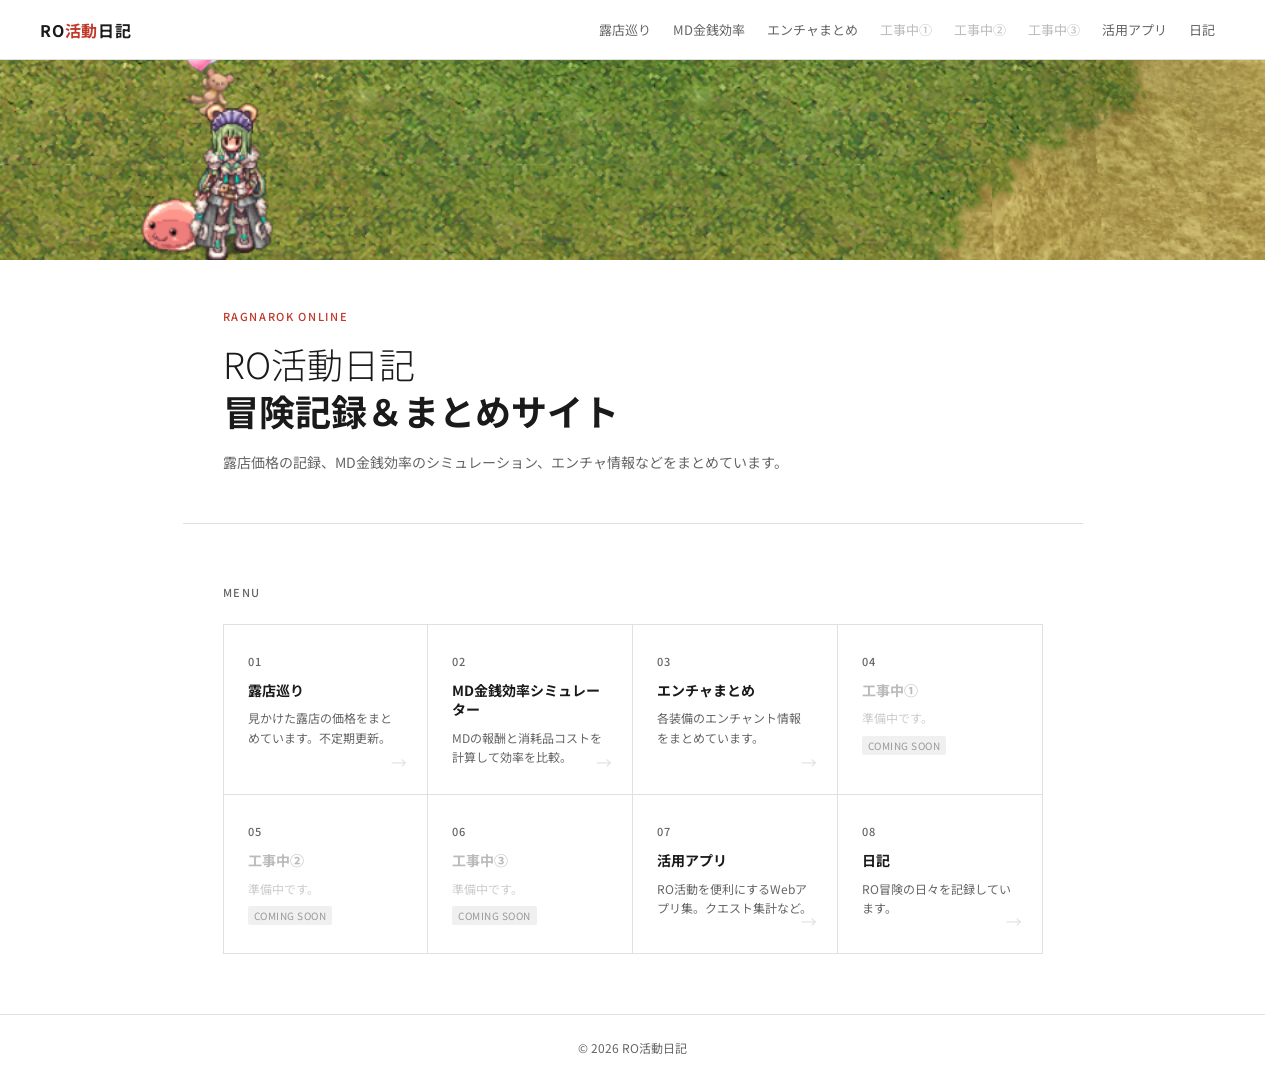
<file: index.html>
<!DOCTYPE html>
<html lang="ja">
<head>
  <meta charset="UTF-8">
  <meta name="viewport" content="width=device-width, initial-scale=1.0">
  <title>RO活動日記</title>
  <link href="https://fonts.googleapis.com/css2?family=Noto+Sans+JP:wght@300;400;500;700&display=swap" rel="stylesheet">
  <link rel="stylesheet" href="style.css">
</head>
<body>

  <header>
    <a class="site-title" href="index.html">RO<span>活動</span>日記</a>
    <nav>
      <a href="bazaar.html">露店巡り</a>
      <a href="md-sim.html">MD金銭効率</a>
      <a href="enchant.html">エンチャまとめ</a>
      <a class="disabled">工事中①</a>
      <a class="disabled">工事中②</a>
      <a class="disabled">工事中③</a>
      <a href="apps.html">活用アプリ</a>
      <a href="diary.html">日記</a>
    </nav>
  </header>

  <div class="hero-image">
    <img src="img/header.png" alt="RO活動日記">
  </div>

  <div class="hero">
    <div class="hero-tag">Ragnarok Online</div>
    <h1>RO活動日記<br><strong>冒険記録＆まとめサイト</strong></h1>
    <p>露店価格の記録、MD金銭効率のシミュレーション、エンチャ情報などをまとめています。</p>
  </div>

  <div class="menu-section">
    <div class="section-label">Menu</div>
    <div class="menu-grid">

      <a class="menu-card" href="bazaar.html">
        <div class="card-number">01</div>
        <div class="card-title">露店巡り</div>
        <div class="card-desc">見かけた露店の価格をまとめています。不定期更新。</div>
        <div class="card-arrow">→</div>
      </a>

      <a class="menu-card" href="md-sim.html">
        <div class="card-number">02</div>
        <div class="card-title">MD金銭効率シミュレーター</div>
        <div class="card-desc">MDの報酬と消耗品コストを計算して効率を比較。</div>
        <div class="card-arrow">→</div>
      </a>

      <a class="menu-card" href="enchant.html">
        <div class="card-number">03</div>
        <div class="card-title">エンチャまとめ</div>
        <div class="card-desc">各装備のエンチャント情報をまとめています。</div>
        <div class="card-arrow">→</div>
      </a>

      <div class="menu-card wip">
        <div class="card-number">04</div>
        <div class="card-title">工事中①</div>
        <div class="card-desc">準備中です。</div>
        <div class="wip-badge">COMING SOON</div>
      </div>

      <div class="menu-card wip">
        <div class="card-number">05</div>
        <div class="card-title">工事中②</div>
        <div class="card-desc">準備中です。</div>
        <div class="wip-badge">COMING SOON</div>
      </div>

      <div class="menu-card wip">
        <div class="card-number">06</div>
        <div class="card-title">工事中③</div>
        <div class="card-desc">準備中です。</div>
        <div class="wip-badge">COMING SOON</div>
      </div>

      <a class="menu-card" href="apps.html">
        <div class="card-number">07</div>
        <div class="card-title">活用アプリ</div>
        <div class="card-desc">RO活動を便利にするWebアプリ集。クエスト集計など。</div>
        <div class="card-arrow">→</div>
      </a>

      <a class="menu-card" href="diary.html">
        <div class="card-number">08</div>
        <div class="card-title">日記</div>
        <div class="card-desc">RO冒険の日々を記録しています。</div>
        <div class="card-arrow">→</div>
      </a>

    </div>
  </div>

  <footer>
    © 2026 RO活動日記
  </footer>

</body>
</html>
</file>
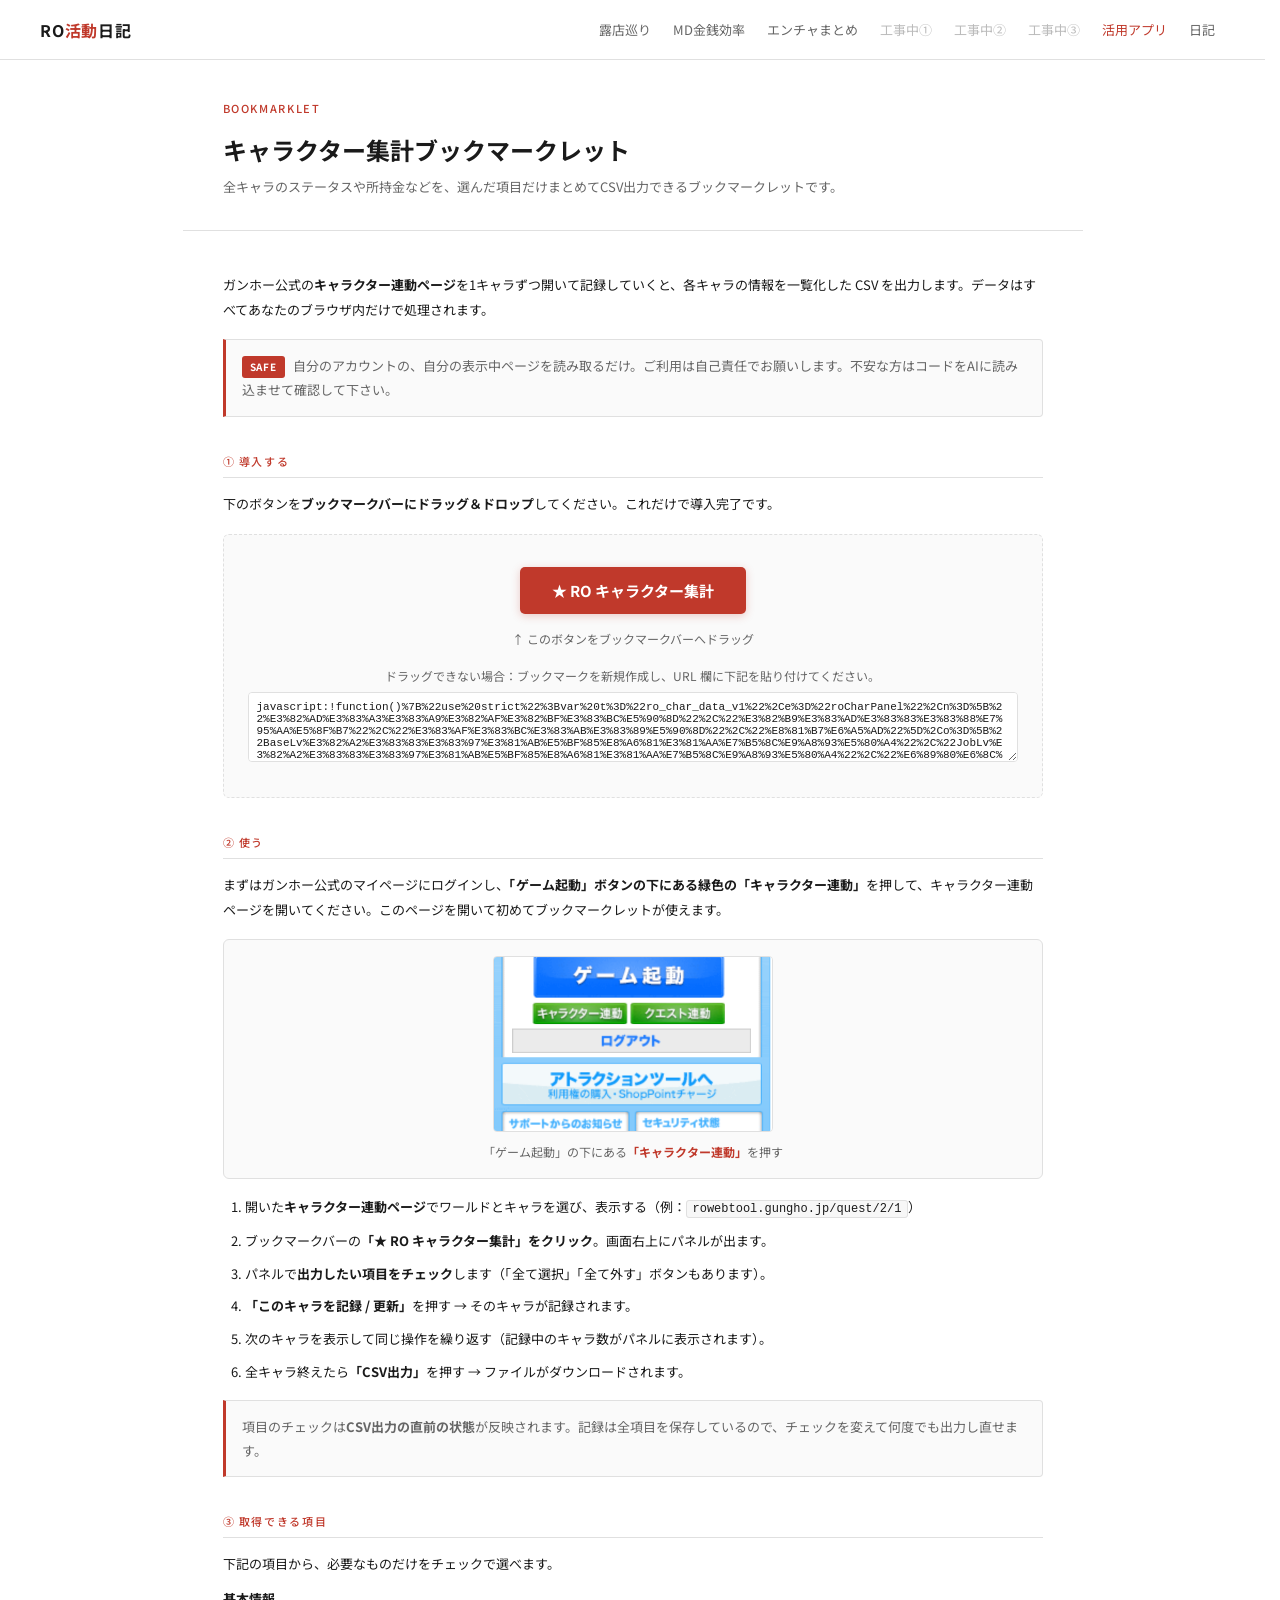
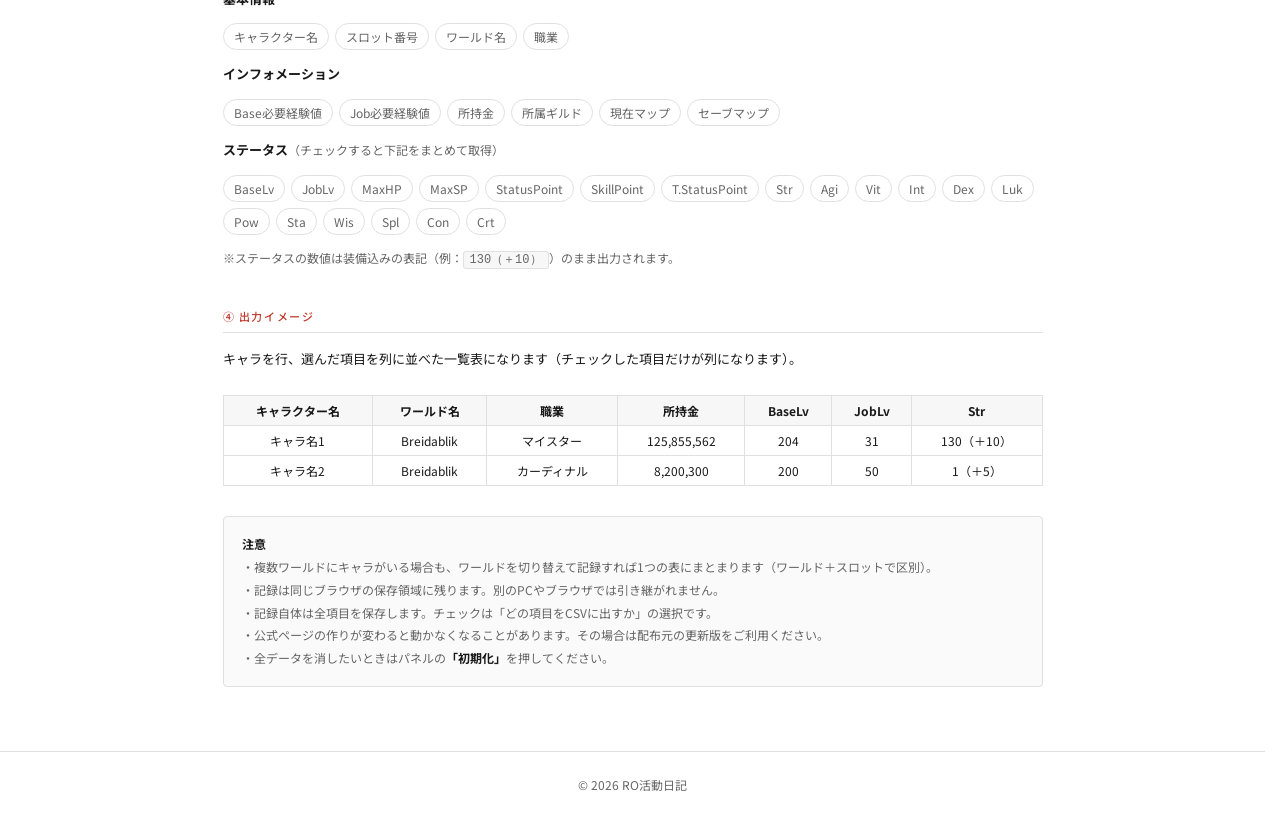
<file: character.html>
<!DOCTYPE html>
<html lang="ja">
<head>
  <meta charset="UTF-8">
  <meta name="viewport" content="width=device-width, initial-scale=1.0">
  <title>キャラクター集計 - RO活動日記</title>
  <link href="https://fonts.googleapis.com/css2?family=Noto+Sans+JP:wght@300;400;500;700&display=swap" rel="stylesheet">
  <link rel="stylesheet" href="style.css">
  <style>
    .page-hero { padding: 40px 40px 32px; max-width: 900px; margin: 0 auto; border-bottom: 1px solid var(--border); }
    .page-hero h1 { font-size: 24px; font-weight: 700; margin-bottom: 8px; }
    .page-hero p  { font-size: 13px; color: var(--text-light); line-height: 1.8; }

    .content { max-width: 900px; margin: 0 auto; padding: 32px 40px 48px; }
    .lead { font-size: 14px; color: var(--text); line-height: 1.9; margin-bottom: 8px; }

    .step-label {
      font-size: 11px; letter-spacing: 0.15em; color: var(--accent);
      text-transform: uppercase; font-weight: 500;
      margin: 36px 0 14px; padding-bottom: 8px; border-bottom: 1px solid var(--border);
    }
    .step-label:first-of-type { margin-top: 24px; }

    .content p { font-size: 13px; color: var(--text); line-height: 1.9; margin: 10px 0; }
    .content strong { font-weight: 700; }
    .content ol { margin: 12px 0; padding-left: 22px; }
    .content ol li { font-size: 13px; line-height: 1.9; margin: 8px 0; }

    code {
      background: #f7f7f7; border: 1px solid var(--border);
      padding: 1px 6px; border-radius: 3px; font-size: 12px;
      font-family: 'SFMono-Regular', Consolas, monospace;
    }

    .note {
      background: var(--card-hover); border: 1px solid var(--border);
      border-left: 3px solid var(--accent);
      padding: 14px 16px; border-radius: 0 4px 4px 0;
      font-size: 13px; line-height: 1.8; color: var(--text-light); margin: 16px 0;
    }
    .badge {
      display: inline-block; background: var(--accent); color: #fff;
      font-size: 10px; font-weight: 700; letter-spacing: 0.08em;
      padding: 2px 8px; border-radius: 3px; margin-right: 8px; vertical-align: middle;
    }
    .warn {
      background: #fafafa; border: 1px solid var(--border);
      padding: 16px 18px; border-radius: 4px;
      font-size: 12px; line-height: 1.9; color: var(--text-light); margin: 16px 0;
    }
    .warn strong { color: var(--text); }

    .install {
      text-align: center; margin: 18px 0;
      background: var(--card-hover); border: 1px dashed var(--border);
      border-radius: 6px; padding: 32px 24px;
    }
    .bm-btn {
      display: inline-block; text-decoration: none; cursor: grab;
      font-size: 15px; font-weight: 700; color: #fff; background: var(--accent);
      border-radius: 5px; padding: 13px 32px;
      box-shadow: 0 2px 8px rgba(192,57,43,0.25);
      transition: transform 0.1s, box-shadow 0.1s;
    }
    .bm-btn:hover { box-shadow: 0 4px 12px rgba(192,57,43,0.35); }
    .bm-btn:active { transform: translateY(2px); box-shadow: 0 1px 4px rgba(192,57,43,0.25); }
    .hint { font-size: 12px; color: var(--text-light); margin-top: 16px; }

    .fallback { margin-top: 20px; font-size: 12px; color: var(--text-light); }
    .fallback textarea {
      width: 100%; height: 70px; margin-top: 8px; font-size: 11px;
      font-family: 'SFMono-Regular', Consolas, monospace;
      border: 1px solid var(--border); border-radius: 4px; padding: 8px;
      background: #fff; color: var(--text); resize: vertical;
    }

    .figure {
      margin: 16px 0; padding: 16px;
      background: var(--card-hover); border: 1px solid var(--border);
      border-radius: 6px; text-align: center;
    }
    .figure img {
      max-width: 280px; width: 100%; height: auto;
      border: 1px solid var(--border); border-radius: 4px; display: block; margin: 0 auto;
    }
    .figure figcaption { font-size: 12px; color: var(--text-light); line-height: 1.7; margin-top: 10px; }
    .figure figcaption strong { color: var(--accent); font-weight: 700; }

    /* 取得項目の一覧表示 */
    .fields { display: flex; flex-wrap: wrap; gap: 6px; margin: 12px 0; }
    .field-chip {
      font-size: 12px; padding: 4px 10px; border: 1px solid var(--border);
      border-radius: 20px; background: #fff; color: var(--text-light);
    }

    table.demo { width: 100%; border-collapse: collapse; margin: 14px 0; font-size: 12px; }
    table.demo th, table.demo td { border: 1px solid var(--border); padding: 6px 9px; text-align: center; white-space: nowrap; }
    table.demo th { background: #f7f7f7; font-weight: 700; }
    .demo-wrap { overflow-x: auto; }

    @media (max-width: 768px) {
      .page-hero { padding: 24px 20px; }
      .content { padding: 24px 20px 40px; }
    }
  </style>
</head>
<body>

  <header>
    <a class="site-title" href="index.html">RO<span>活動</span>日記</a>
    <nav>
      <a href="bazaar.html">露店巡り</a>
      <a href="md-sim.html">MD金銭効率</a>
      <a href="enchant.html">エンチャまとめ</a>
      <a class="disabled">工事中①</a>
      <a class="disabled">工事中②</a>
      <a class="disabled">工事中③</a>
      <a href="apps.html" style="color:var(--accent)">活用アプリ</a>
      <a href="diary.html">日記</a>
    </nav>
  </header>

  <div class="page-hero">
    <div class="hero-tag">Bookmarklet</div>
    <h1>キャラクター集計ブックマークレット</h1>
    <p>全キャラのステータスや所持金などを、選んだ項目だけまとめてCSV出力できるブックマークレットです。</p>
  </div>

  <div class="content">

    <p class="lead">ガンホー公式の<strong>キャラクター連動ページ</strong>を1キャラずつ開いて記録していくと、各キャラの情報を一覧化した CSV を出力します。データはすべてあなたのブラウザ内だけで処理されます。</p>

    <div class="note">
      <span class="badge">SAFE</span>自分のアカウントの、自分の表示中ページを読み取るだけ。ご利用は自己責任でお願いします。不安な方はコードをAIに読み込ませて確認して下さい。
    </div>

    <div class="step-label">① 導入する</div>
    <p>下のボタンを<strong>ブックマークバーにドラッグ＆ドロップ</strong>してください。これだけで導入完了です。</p>
    <div class="install">
      <a class="bm-btn" href="javascript:!function()%7B%22use%20strict%22%3Bvar%20t%3D%22ro_char_data_v1%22%2Ce%3D%22roCharPanel%22%2Cn%3D%5B%22%E3%82%AD%E3%83%A3%E3%83%A9%E3%82%AF%E3%82%BF%E3%83%BC%E5%90%8D%22%2C%22%E3%82%B9%E3%83%AD%E3%83%83%E3%83%88%E7%95%AA%E5%8F%B7%22%2C%22%E3%83%AF%E3%83%BC%E3%83%AB%E3%83%89%E5%90%8D%22%2C%22%E8%81%B7%E6%A5%AD%22%5D%2Co%3D%5B%22BaseLv%E3%82%A2%E3%83%83%E3%83%97%E3%81%AB%E5%BF%85%E8%A6%81%E3%81%AA%E7%B5%8C%E9%A8%93%E5%80%A4%22%2C%22JobLv%E3%82%A2%E3%83%83%E3%83%97%E3%81%AB%E5%BF%85%E8%A6%81%E3%81%AA%E7%B5%8C%E9%A8%93%E5%80%A4%22%2C%22%E6%89%80%E6%8C%81%E9%87%91%22%2C%22%E6%89%80%E5%B1%9E%E3%82%AE%E3%83%AB%E3%83%89%22%2C%22%E7%8F%BE%E5%9C%A8%E3%83%9E%E3%83%83%E3%83%97%22%2C%22%E3%82%BB%E3%83%BC%E3%83%96%E3%83%9E%E3%83%83%E3%83%97%22%5D%2Ca%3D%5B%22BaseLv%22%2C%22JobLv%22%2C%22MaxHP%22%2C%22MaxSP%22%2C%22StatusPoint%22%2C%22SkillPoint%22%2C%22T.StatusPoint%22%2C%22Str%22%2C%22Agi%22%2C%22Vit%22%2C%22Int%22%2C%22Dex%22%2C%22Luk%22%2C%22Pow%22%2C%22Sta%22%2C%22Wis%22%2C%22Spl%22%2C%22Con%22%2C%22Crt%22%5D%3Bfunction%20r()%7Btry%7Bvar%20e%3DlocalStorage.getItem(t)%3Breturn%20e%3FJSON.parse(e)%3A%7B%7D%7Dcatch(t)%7Breturn%7B%7D%7D%7Dfunction%20i(t)%7Breturn%20String(t).replace(%2F%5B%26%3C%3E%22%5D%2Fg%2Cfunction(t)%7Breturn%7B%22%26%22%3A%22%26amp%3B%22%2C%22%3C%22%3A%22%26lt%3B%22%2C%22%3E%22%3A%22%26gt%3B%22%2C'%22'%3A%22%26quot%3B%22%7D%5Bt%5D%7D)%7Dfunction%20c(t)%7Breturn%20t%3DString(null%3D%3Dt%3F%22%22%3At)%2C%2F%5B%22%2C%5Cn%5D%2F.test(t)%3F'%22'%2Bt.replace(%2F%22%2Fg%2C'%22%22')%2B'%22'%3At%7Dfunction%20s()%7Bvar%20e%3Dfunction()%7Bvar%20t%3D%7Bbase%3A%7B%7D%2Cinfo%3A%7B%7D%2Cstatus%3A%7B%7D%7D%3Bfunction%20e(t%2Ce)%7Bvar%20n%3Ddocument.querySelector(t)%3Bn%26%26n.querySelectorAll(%22tr%22).forEach(function(t)%7Bfor(var%20n%3Dt.children%2Co%3D0%3Bo%3Cn.length-1%3Bo%2B%2B)if(%22TH%22%3D%3D%3Dn%5Bo%5D.tagName%26%26%22TD%22%3D%3D%3Dn%5Bo%2B1%5D.tagName)%7Bvar%20a%3Dn%5Bo%5D.textContent.trim()%2Cr%3Dn%5Bo%2B1%5D.textContent.trim()%3Ba%26%26(e%5Ba%5D%3Dr)%2Co%2B%2B%7D%7D)%7Dreturn%20e(%22section.userDate%20.base%22%2Ct.base)%2Ce(%22section.userDate%20.info%22%2Ct.info)%2Ce(%22section.userDate%20.status%22%2Ct.status)%2Ct%7D()%2Cn%3De.base%5B%22%E3%82%AD%E3%83%A3%E3%83%A9%E3%82%AF%E3%82%BF%E3%83%BC%E5%90%8D%22%5D%3Bif(n)%7Bvar%20o%3Dr()%3Bo%5Bfunction(t)%7Bvar%20e%3Dlocation.pathname.match(%2F%5C%2F(%5Cd%2B)%5C%2F(%5Cd%2B)%2F)%3Breturn(e%3Fe%5B1%5D%3A%22%22)%2B%22%2F%22%2B(e%3Fe%5B2%5D%3At.base%5B%22%E3%82%B9%E3%83%AD%E3%83%83%E3%83%88%E7%95%AA%E5%8F%B7%22%5D%7C%7C%22%22)%7D(e)%5D%3D%7Bbase%3Ae.base%2Cinfo%3Ae.info%2Cstatus%3Ae.status%2CcapturedAt%3A(new%20Date).toISOString()%7D%2Cfunction(e)%7Btry%7BlocalStorage.setItem(t%2CJSON.stringify(e))%7Dcatch(t)%7Balert(%22%E4%BF%9D%E5%AD%98%E3%81%AB%E5%A4%B1%E6%95%97%E3%81%97%E3%81%BE%E3%81%97%E3%81%9F%3A%20%22%2Bt.message)%7D%7D(o)%2Cm(%22%E3%80%8C%22%2Bn%2B%22%E3%80%8D%E3%82%92%E8%A8%98%E9%8C%B2%E3%81%97%E3%81%BE%E3%81%97%E3%81%9F%22)%7Delse%20alert(%22%E3%82%AD%E3%83%A3%E3%83%A9%E3%82%AF%E3%82%BF%E3%83%BC%E6%83%85%E5%A0%B1%E3%81%8C%E8%A6%8B%E3%81%A4%E3%81%8B%E3%82%8A%E3%81%BE%E3%81%9B%E3%82%93%E3%81%A7%E3%81%97%E3%81%9F%E3%80%82%5Cn%E3%82%AD%E3%83%A3%E3%83%A9%E3%82%AF%E3%82%BF%E3%83%BC%E9%80%A3%E5%8B%95%E3%83%9A%E3%83%BC%E3%82%B8%E3%82%92%E9%96%8B%E3%81%84%E3%81%A6%E3%81%8B%E3%82%89%E5%AE%9F%E8%A1%8C%E3%81%97%E3%81%A6%E3%81%8F%E3%81%A0%E3%81%95%E3%81%84%E3%80%82%22)%7Dfunction%20u()%7Bvar%20t%3Dr()%2Ce%3DObject.keys(t)%3Bif(0%3D%3D%3De.length)return%20alert(%22%E3%81%BE%E3%81%A0%E8%A8%98%E9%8C%B2%E3%81%8C%E3%81%82%E3%82%8A%E3%81%BE%E3%81%9B%E3%82%93%E3%80%82%22)%2Cnull%3Bvar%20i%3Dfunction()%7Bvar%20t%3D%7Bbase%3A%5B%5D%2Cinfo%3A%5B%5D%2Cstatus%3A!1%7D%3Bn.forEach(function(e)%7Bvar%20n%3Ddocument.getElementById(%22rc_b_%22%2Be)%3Bn%26%26n.checked%26%26t.base.push(e)%7D)%2Co.forEach(function(e)%7Bvar%20n%3Ddocument.getElementById(%22rc_i_%22%2Be)%3Bn%26%26n.checked%26%26t.info.push(e)%7D)%3Bvar%20e%3Ddocument.getElementById(%22rc_status%22)%3Breturn%20t.status%3D!!e%26%26e.checked%2Ct%7D()%2Cs%3D%5B%5D%3Bif(i.base.forEach(function(t)%7Bs.push(t)%7D)%2Ci.info.forEach(function(t)%7Bs.push(t)%7D)%2Ci.status%26%26a.forEach(function(t)%7Bs.push(t)%7D)%2C0%3D%3D%3Ds.length)return%20alert(%22%E5%87%BA%E5%8A%9B%E3%81%99%E3%82%8B%E9%A0%85%E7%9B%AE%E3%81%8C%E9%81%B8%E6%8A%9E%E3%81%95%E3%82%8C%E3%81%A6%E3%81%84%E3%81%BE%E3%81%9B%E3%82%93%E3%80%82%22)%2Cnull%3Bvar%20u%3D%5Bs.map(c).join(%22%2C%22)%5D%3Breturn%20e.forEach(function(e)%7Bvar%20n%3Dt%5Be%5D%2Co%3D%5B%5D%3Bi.base.forEach(function(t)%7Bo.push(n.base%5Bt%5D%7C%7C%22%22)%7D)%2Ci.info.forEach(function(t)%7Bo.push(n.info%5Bt%5D%7C%7C%22%22)%7D)%2Ci.status%26%26a.forEach(function(t)%7Bo.push(n.status%5Bt%5D%7C%7C%22%22)%7D)%2Cu.push(o.map(c).join(%22%2C%22))%7D)%2Cu.join(%22%5Cr%5Cn%22)%7Dfunction%20d()%7Bvar%20t%3Du()%3Bif(null!%3D%3Dt)%7Bvar%20e%3D(new%20Date).toISOString().slice(0%2C10)%2Cn%3Dnew%20Blob(%5B%22%5Cufeff%22%2Ct%5D%2C%7Btype%3A%22text%2Fcsv%3Bcharset%3Dutf-8%22%7D)%2Co%3DURL.createObjectURL(n)%2Ca%3Ddocument.createElement(%22a%22)%3Ba.href%3Do%2Ca.download%3D%22ro_char_%22%2Be%2B%22.csv%22%2Cdocument.body.appendChild(a)%2Ca.click()%2CsetTimeout(function()%7Bdocument.body.removeChild(a)%2CURL.revokeObjectURL(o)%7D%2C100)%7D%7Dfunction%20l()%7Bconfirm(%22%E8%A8%98%E9%8C%B2%E3%81%97%E3%81%9F%E5%85%A8%E3%82%AD%E3%83%A3%E3%83%A9%E3%81%AE%E3%83%87%E3%83%BC%E3%82%BF%E3%82%92%E6%B6%88%E5%8E%BB%E3%81%97%E3%81%BE%E3%81%99%E3%80%82%E3%82%88%E3%82%8D%E3%81%97%E3%81%84%E3%81%A7%E3%81%99%E3%81%8B%EF%BC%9F%22)%26%26(localStorage.removeItem(t)%2Cm(%22%E8%A8%98%E9%8C%B2%E3%82%92%E3%81%99%E3%81%B9%E3%81%A6%E5%88%9D%E6%9C%9F%E5%8C%96%E3%81%97%E3%81%BE%E3%81%97%E3%81%9F%22))%7Dfunction%20p(t%2Ce)%7Breturn%22width%3A100%25%3Bpadding%3A7px%200%3Bborder%3Anone%3Bborder-radius%3A6px%3Bcursor%3Apointer%3Bfont-weight%3Abold%3Bfont-size%3A12px%3Bbackground%3A%22%2Bt%2B%22%3Bcolor%3A%22%2Be%2B%22%3B%22%7Dfunction%20f(t%2Ce%2Cn)%7Breturn'%3Clabel%20style%3D%22display%3Ablock%3Bfont-size%3A12px%3Bpadding%3A2px%200%3Bcursor%3Apointer%3B%22%3E%3Cinput%20type%3D%22checkbox%22%20id%3D%22'%2Bt%2B'%22'%2B(n%3F%22%20checked%22%3A%22%22)%2B'%20style%3D%22margin-right%3A6px%3Bvertical-align%3Amiddle%3B%22%3E'%2Bi(e)%2B%22%3C%2Flabel%3E%22%7Dfunction%20m(t)%7Bvar%20a%3Dr()%2Cc%3DObject.keys(a)%2Cu%3Ddocument.getElementById(e)%3Bu%26%26u.remove()%3Bvar%20m%3Ddocument.createElement(%22div%22)%3Bm.id%3De%2Cm.style.cssText%3D%5B%22position%3Afixed%22%2C%22top%3A12px%22%2C%22right%3A12px%22%2C%22z-index%3A999999%22%2C%22width%3A300px%22%2C%22max-height%3A90vh%22%2C%22overflow%3Aauto%22%2C%22background%3A%231a1410%22%2C%22color%3A%23f3e9d8%22%2C%22border%3A1px%20solid%20%23c9a25a%22%2C%22border-radius%3A10px%22%2C%22box-shadow%3A0%208px%2028px%20rgba(0%2C0%2C0%2C.45)%22%2C'font-family%3A%22Hiragino%20Kaku%20Gothic%20ProN%22%2Csystem-ui%2Csans-serif'%2C%22font-size%3A13px%22%5D.join(%22%3B%22)%3Bvar%20g%3Dc.map(function(t)%7Bvar%20e%3Da%5Bt%5D%3Breturn'%3Cli%20style%3D%22padding%3A2px%200%3Bborder-bottom%3A1px%20dotted%20%234a3c28%22%3E%3Cb%3E'%2Bi(e.base%5B%22%E3%82%AD%E3%83%A3%E3%83%A9%E3%82%AF%E3%82%BF%E3%83%BC%E5%90%8D%22%5D%7C%7C%22%3F%22)%2B'%3C%2Fb%3E%20%3Cspan%20style%3D%22opacity%3A.7%22%3E'%2Bi(e.base%5B%22%E3%83%AF%E3%83%BC%E3%83%AB%E3%83%89%E5%90%8D%22%5D%7C%7C%22%22)%2B%22%3C%2Fspan%3E%3C%2Fli%3E%22%7D).join(%22%22)%2Cv%3Dn.map(function(t)%7Breturn%20f(%22rc_b_%22%2Bt%2Ct%2C!0)%7D).join(%22%22)%2Cx%3Do.map(function(t)%7Breturn%20f(%22rc_i_%22%2Bt%2Ct%2C!0)%7D).join(%22%22)%2Ch%3Df(%22rc_status%22%2C%22%E3%82%B9%E3%83%86%E3%83%BC%E3%82%BF%E3%82%B9%EF%BC%88BaseLv%E3%80%9CCrt%EF%BC%89%22%2C!0)%3Bm.innerHTML%3D'%3Cdiv%20style%3D%22background%3A%232a1f15%3Bpadding%3A8px%2012px%3Bfont-weight%3Abold%3Bborder-bottom%3A1px%20solid%20%23c9a25a%3Bdisplay%3Aflex%3Bjustify-content%3Aspace-between%3Balign-items%3Acenter%22%3E%3Cspan%3ERO%20%E3%82%AD%E3%83%A3%E3%83%A9%E3%82%AF%E3%82%BF%E3%83%BC%E9%9B%86%E8%A8%88%3C%2Fspan%3E%3Cspan%20id%3D%22rcClose%22%20style%3D%22cursor%3Apointer%3Bopacity%3A.7%22%3E%C3%97%3C%2Fspan%3E%3C%2Fdiv%3E%3Cdiv%20style%3D%22padding%3A10px%2012px%22%3E'%2B(t%3F'%3Cdiv%20style%3D%22background%3A%233a2e1c%3Bborder-radius%3A6px%3Bpadding%3A6px%208px%3Bmargin-bottom%3A8px%3Bfont-size%3A12px%22%3E'%2Bi(t)%2B%22%3C%2Fdiv%3E%22%3A%22%22)%2B'%3Cdiv%20style%3D%22margin-bottom%3A8px%22%3E%E8%A8%98%E9%8C%B2%E4%B8%AD%EF%BC%9A%3Cb%3E'%2Bc.length%2B'%3C%2Fb%3E%20%E3%82%AD%E3%83%A3%E3%83%A9%3C%2Fdiv%3E%3Cul%20style%3D%22list-style%3Anone%3Bmargin%3A0%200%2010px%3Bpadding%3A0%3Bmax-height%3A90px%3Boverflow%3Aauto%3Bfont-size%3A12px%22%3E'%2Bg%2B'%3C%2Ful%3E%3Cbutton%20id%3D%22rcCap%22%20style%3D%22'%2Bp(%22%23c9a25a%22%2C%22%231a1410%22)%2B'%22%3E%E3%81%93%E3%81%AE%E3%82%AD%E3%83%A3%E3%83%A9%E3%82%92%E8%A8%98%E9%8C%B2%20%2F%20%E6%9B%B4%E6%96%B0%3C%2Fbutton%3E%3Cbutton%20id%3D%22rcCsv%22%20style%3D%22'%2Bp(%22%235a7d4a%22%2C%22%23fff%22)%2B'margin-top%3A6px%22%3ECSV%E5%87%BA%E5%8A%9B%3C%2Fbutton%3E%3Cdiv%20style%3D%22background%3A%23241b13%3Bborder%3A1px%20solid%20%234a3c28%3Bborder-radius%3A6px%3Bpadding%3A8px%2010px%3Bmargin%3A8px%200%22%3E%3Cdiv%20style%3D%22opacity%3A.6%3Bfont-size%3A11px%3Bmargin-bottom%3A4px%22%3E%E5%9F%BA%E6%9C%AC%E6%83%85%E5%A0%B1%3C%2Fdiv%3E'%2Bv%2B'%3Cdiv%20style%3D%22opacity%3A.6%3Bfont-size%3A11px%3Bmargin%3A6px%200%204px%22%3E%E3%82%A4%E3%83%B3%E3%83%95%E3%82%A9%E3%83%A1%E3%83%BC%E3%82%B7%E3%83%A7%E3%83%B3%3C%2Fdiv%3E'%2Bx%2B'%3Cdiv%20style%3D%22opacity%3A.6%3Bfont-size%3A11px%3Bmargin%3A6px%200%204px%22%3E%E3%82%B9%E3%83%86%E3%83%BC%E3%82%BF%E3%82%B9%3C%2Fdiv%3E'%2Bh%2B'%3C%2Fdiv%3E%3Cdiv%20style%3D%22display%3Aflex%3Bgap%3A6px%3Bmargin-bottom%3A6px%22%3E%3Cbutton%20id%3D%22rcAll%22%20style%3D%22'%2Bp(%22%235a7d4a%22%2C%22%23fff%22)%2B'%22%3E%E5%85%A8%E3%81%A6%E9%81%B8%E6%8A%9E%3C%2Fbutton%3E%3Cbutton%20id%3D%22rcNone%22%20style%3D%22'%2Bp(%22%237d4a4a%22%2C%22%23fff%22)%2B'%22%3E%E5%85%A8%E3%81%A6%E5%A4%96%E3%81%99%3C%2Fbutton%3E%3C%2Fdiv%3E%3Cbutton%20id%3D%22rcReset%22%20style%3D%22'%2Bp(%22%237d4a4a%22%2C%22%23fff%22)%2B'%22%3E%E5%88%9D%E6%9C%9F%E5%8C%96%3C%2Fbutton%3E%3C%2Fdiv%3E'%2Cdocument.body.appendChild(m)%2Cdocument.getElementById(%22rcClose%22).onclick%3Dfunction()%7Bm.remove()%7D%2Cdocument.getElementById(%22rcCap%22).onclick%3Ds%2Cdocument.getElementById(%22rcCsv%22).onclick%3Dd%2Cdocument.getElementById(%22rcReset%22).onclick%3Dl%2Cdocument.getElementById(%22rcAll%22).onclick%3Dfunction()%7Bb(!0)%7D%2Cdocument.getElementById(%22rcNone%22).onclick%3Dfunction()%7Bb(!1)%7D%7Dfunction%20b(t)%7Bn.forEach(function(e)%7Bvar%20n%3Ddocument.getElementById(%22rc_b_%22%2Be)%3Bn%26%26(n.checked%3Dt)%7D)%2Co.forEach(function(e)%7Bvar%20n%3Ddocument.getElementById(%22rc_i_%22%2Be)%3Bn%26%26(n.checked%3Dt)%7D)%3Bvar%20e%3Ddocument.getElementById(%22rc_status%22)%3Be%26%26(e.checked%3Dt)%7Dm(%22%22)%7D()%3B">★ RO キャラクター集計</a>
      <div class="hint">↑ このボタンをブックマークバーへドラッグ</div>
      <div class="fallback">
        ドラッグできない場合：ブックマークを新規作成し、URL 欄に下記を貼り付けてください。
        <textarea readonly onclick="this.select()">javascript:!function()%7B%22use%20strict%22%3Bvar%20t%3D%22ro_char_data_v1%22%2Ce%3D%22roCharPanel%22%2Cn%3D%5B%22%E3%82%AD%E3%83%A3%E3%83%A9%E3%82%AF%E3%82%BF%E3%83%BC%E5%90%8D%22%2C%22%E3%82%B9%E3%83%AD%E3%83%83%E3%83%88%E7%95%AA%E5%8F%B7%22%2C%22%E3%83%AF%E3%83%BC%E3%83%AB%E3%83%89%E5%90%8D%22%2C%22%E8%81%B7%E6%A5%AD%22%5D%2Co%3D%5B%22BaseLv%E3%82%A2%E3%83%83%E3%83%97%E3%81%AB%E5%BF%85%E8%A6%81%E3%81%AA%E7%B5%8C%E9%A8%93%E5%80%A4%22%2C%22JobLv%E3%82%A2%E3%83%83%E3%83%97%E3%81%AB%E5%BF%85%E8%A6%81%E3%81%AA%E7%B5%8C%E9%A8%93%E5%80%A4%22%2C%22%E6%89%80%E6%8C%81%E9%87%91%22%2C%22%E6%89%80%E5%B1%9E%E3%82%AE%E3%83%AB%E3%83%89%22%2C%22%E7%8F%BE%E5%9C%A8%E3%83%9E%E3%83%83%E3%83%97%22%2C%22%E3%82%BB%E3%83%BC%E3%83%96%E3%83%9E%E3%83%83%E3%83%97%22%5D%2Ca%3D%5B%22BaseLv%22%2C%22JobLv%22%2C%22MaxHP%22%2C%22MaxSP%22%2C%22StatusPoint%22%2C%22SkillPoint%22%2C%22T.StatusPoint%22%2C%22Str%22%2C%22Agi%22%2C%22Vit%22%2C%22Int%22%2C%22Dex%22%2C%22Luk%22%2C%22Pow%22%2C%22Sta%22%2C%22Wis%22%2C%22Spl%22%2C%22Con%22%2C%22Crt%22%5D%3Bfunction%20r()%7Btry%7Bvar%20e%3DlocalStorage.getItem(t)%3Breturn%20e%3FJSON.parse(e)%3A%7B%7D%7Dcatch(t)%7Breturn%7B%7D%7D%7Dfunction%20i(t)%7Breturn%20String(t).replace(%2F%5B%26%3C%3E%22%5D%2Fg%2Cfunction(t)%7Breturn%7B%22%26%22%3A%22%26amp%3B%22%2C%22%3C%22%3A%22%26lt%3B%22%2C%22%3E%22%3A%22%26gt%3B%22%2C'%22'%3A%22%26quot%3B%22%7D%5Bt%5D%7D)%7Dfunction%20c(t)%7Breturn%20t%3DString(null%3D%3Dt%3F%22%22%3At)%2C%2F%5B%22%2C%5Cn%5D%2F.test(t)%3F'%22'%2Bt.replace(%2F%22%2Fg%2C'%22%22')%2B'%22'%3At%7Dfunction%20s()%7Bvar%20e%3Dfunction()%7Bvar%20t%3D%7Bbase%3A%7B%7D%2Cinfo%3A%7B%7D%2Cstatus%3A%7B%7D%7D%3Bfunction%20e(t%2Ce)%7Bvar%20n%3Ddocument.querySelector(t)%3Bn%26%26n.querySelectorAll(%22tr%22).forEach(function(t)%7Bfor(var%20n%3Dt.children%2Co%3D0%3Bo%3Cn.length-1%3Bo%2B%2B)if(%22TH%22%3D%3D%3Dn%5Bo%5D.tagName%26%26%22TD%22%3D%3D%3Dn%5Bo%2B1%5D.tagName)%7Bvar%20a%3Dn%5Bo%5D.textContent.trim()%2Cr%3Dn%5Bo%2B1%5D.textContent.trim()%3Ba%26%26(e%5Ba%5D%3Dr)%2Co%2B%2B%7D%7D)%7Dreturn%20e(%22section.userDate%20.base%22%2Ct.base)%2Ce(%22section.userDate%20.info%22%2Ct.info)%2Ce(%22section.userDate%20.status%22%2Ct.status)%2Ct%7D()%2Cn%3De.base%5B%22%E3%82%AD%E3%83%A3%E3%83%A9%E3%82%AF%E3%82%BF%E3%83%BC%E5%90%8D%22%5D%3Bif(n)%7Bvar%20o%3Dr()%3Bo%5Bfunction(t)%7Bvar%20e%3Dlocation.pathname.match(%2F%5C%2F(%5Cd%2B)%5C%2F(%5Cd%2B)%2F)%3Breturn(e%3Fe%5B1%5D%3A%22%22)%2B%22%2F%22%2B(e%3Fe%5B2%5D%3At.base%5B%22%E3%82%B9%E3%83%AD%E3%83%83%E3%83%88%E7%95%AA%E5%8F%B7%22%5D%7C%7C%22%22)%7D(e)%5D%3D%7Bbase%3Ae.base%2Cinfo%3Ae.info%2Cstatus%3Ae.status%2CcapturedAt%3A(new%20Date).toISOString()%7D%2Cfunction(e)%7Btry%7BlocalStorage.setItem(t%2CJSON.stringify(e))%7Dcatch(t)%7Balert(%22%E4%BF%9D%E5%AD%98%E3%81%AB%E5%A4%B1%E6%95%97%E3%81%97%E3%81%BE%E3%81%97%E3%81%9F%3A%20%22%2Bt.message)%7D%7D(o)%2Cm(%22%E3%80%8C%22%2Bn%2B%22%E3%80%8D%E3%82%92%E8%A8%98%E9%8C%B2%E3%81%97%E3%81%BE%E3%81%97%E3%81%9F%22)%7Delse%20alert(%22%E3%82%AD%E3%83%A3%E3%83%A9%E3%82%AF%E3%82%BF%E3%83%BC%E6%83%85%E5%A0%B1%E3%81%8C%E8%A6%8B%E3%81%A4%E3%81%8B%E3%82%8A%E3%81%BE%E3%81%9B%E3%82%93%E3%81%A7%E3%81%97%E3%81%9F%E3%80%82%5Cn%E3%82%AD%E3%83%A3%E3%83%A9%E3%82%AF%E3%82%BF%E3%83%BC%E9%80%A3%E5%8B%95%E3%83%9A%E3%83%BC%E3%82%B8%E3%82%92%E9%96%8B%E3%81%84%E3%81%A6%E3%81%8B%E3%82%89%E5%AE%9F%E8%A1%8C%E3%81%97%E3%81%A6%E3%81%8F%E3%81%A0%E3%81%95%E3%81%84%E3%80%82%22)%7Dfunction%20u()%7Bvar%20t%3Dr()%2Ce%3DObject.keys(t)%3Bif(0%3D%3D%3De.length)return%20alert(%22%E3%81%BE%E3%81%A0%E8%A8%98%E9%8C%B2%E3%81%8C%E3%81%82%E3%82%8A%E3%81%BE%E3%81%9B%E3%82%93%E3%80%82%22)%2Cnull%3Bvar%20i%3Dfunction()%7Bvar%20t%3D%7Bbase%3A%5B%5D%2Cinfo%3A%5B%5D%2Cstatus%3A!1%7D%3Bn.forEach(function(e)%7Bvar%20n%3Ddocument.getElementById(%22rc_b_%22%2Be)%3Bn%26%26n.checked%26%26t.base.push(e)%7D)%2Co.forEach(function(e)%7Bvar%20n%3Ddocument.getElementById(%22rc_i_%22%2Be)%3Bn%26%26n.checked%26%26t.info.push(e)%7D)%3Bvar%20e%3Ddocument.getElementById(%22rc_status%22)%3Breturn%20t.status%3D!!e%26%26e.checked%2Ct%7D()%2Cs%3D%5B%5D%3Bif(i.base.forEach(function(t)%7Bs.push(t)%7D)%2Ci.info.forEach(function(t)%7Bs.push(t)%7D)%2Ci.status%26%26a.forEach(function(t)%7Bs.push(t)%7D)%2C0%3D%3D%3Ds.length)return%20alert(%22%E5%87%BA%E5%8A%9B%E3%81%99%E3%82%8B%E9%A0%85%E7%9B%AE%E3%81%8C%E9%81%B8%E6%8A%9E%E3%81%95%E3%82%8C%E3%81%A6%E3%81%84%E3%81%BE%E3%81%9B%E3%82%93%E3%80%82%22)%2Cnull%3Bvar%20u%3D%5Bs.map(c).join(%22%2C%22)%5D%3Breturn%20e.forEach(function(e)%7Bvar%20n%3Dt%5Be%5D%2Co%3D%5B%5D%3Bi.base.forEach(function(t)%7Bo.push(n.base%5Bt%5D%7C%7C%22%22)%7D)%2Ci.info.forEach(function(t)%7Bo.push(n.info%5Bt%5D%7C%7C%22%22)%7D)%2Ci.status%26%26a.forEach(function(t)%7Bo.push(n.status%5Bt%5D%7C%7C%22%22)%7D)%2Cu.push(o.map(c).join(%22%2C%22))%7D)%2Cu.join(%22%5Cr%5Cn%22)%7Dfunction%20d()%7Bvar%20t%3Du()%3Bif(null!%3D%3Dt)%7Bvar%20e%3D(new%20Date).toISOString().slice(0%2C10)%2Cn%3Dnew%20Blob(%5B%22%5Cufeff%22%2Ct%5D%2C%7Btype%3A%22text%2Fcsv%3Bcharset%3Dutf-8%22%7D)%2Co%3DURL.createObjectURL(n)%2Ca%3Ddocument.createElement(%22a%22)%3Ba.href%3Do%2Ca.download%3D%22ro_char_%22%2Be%2B%22.csv%22%2Cdocument.body.appendChild(a)%2Ca.click()%2CsetTimeout(function()%7Bdocument.body.removeChild(a)%2CURL.revokeObjectURL(o)%7D%2C100)%7D%7Dfunction%20l()%7Bconfirm(%22%E8%A8%98%E9%8C%B2%E3%81%97%E3%81%9F%E5%85%A8%E3%82%AD%E3%83%A3%E3%83%A9%E3%81%AE%E3%83%87%E3%83%BC%E3%82%BF%E3%82%92%E6%B6%88%E5%8E%BB%E3%81%97%E3%81%BE%E3%81%99%E3%80%82%E3%82%88%E3%82%8D%E3%81%97%E3%81%84%E3%81%A7%E3%81%99%E3%81%8B%EF%BC%9F%22)%26%26(localStorage.removeItem(t)%2Cm(%22%E8%A8%98%E9%8C%B2%E3%82%92%E3%81%99%E3%81%B9%E3%81%A6%E5%88%9D%E6%9C%9F%E5%8C%96%E3%81%97%E3%81%BE%E3%81%97%E3%81%9F%22))%7Dfunction%20p(t%2Ce)%7Breturn%22width%3A100%25%3Bpadding%3A7px%200%3Bborder%3Anone%3Bborder-radius%3A6px%3Bcursor%3Apointer%3Bfont-weight%3Abold%3Bfont-size%3A12px%3Bbackground%3A%22%2Bt%2B%22%3Bcolor%3A%22%2Be%2B%22%3B%22%7Dfunction%20f(t%2Ce%2Cn)%7Breturn'%3Clabel%20style%3D%22display%3Ablock%3Bfont-size%3A12px%3Bpadding%3A2px%200%3Bcursor%3Apointer%3B%22%3E%3Cinput%20type%3D%22checkbox%22%20id%3D%22'%2Bt%2B'%22'%2B(n%3F%22%20checked%22%3A%22%22)%2B'%20style%3D%22margin-right%3A6px%3Bvertical-align%3Amiddle%3B%22%3E'%2Bi(e)%2B%22%3C%2Flabel%3E%22%7Dfunction%20m(t)%7Bvar%20a%3Dr()%2Cc%3DObject.keys(a)%2Cu%3Ddocument.getElementById(e)%3Bu%26%26u.remove()%3Bvar%20m%3Ddocument.createElement(%22div%22)%3Bm.id%3De%2Cm.style.cssText%3D%5B%22position%3Afixed%22%2C%22top%3A12px%22%2C%22right%3A12px%22%2C%22z-index%3A999999%22%2C%22width%3A300px%22%2C%22max-height%3A90vh%22%2C%22overflow%3Aauto%22%2C%22background%3A%231a1410%22%2C%22color%3A%23f3e9d8%22%2C%22border%3A1px%20solid%20%23c9a25a%22%2C%22border-radius%3A10px%22%2C%22box-shadow%3A0%208px%2028px%20rgba(0%2C0%2C0%2C.45)%22%2C'font-family%3A%22Hiragino%20Kaku%20Gothic%20ProN%22%2Csystem-ui%2Csans-serif'%2C%22font-size%3A13px%22%5D.join(%22%3B%22)%3Bvar%20g%3Dc.map(function(t)%7Bvar%20e%3Da%5Bt%5D%3Breturn'%3Cli%20style%3D%22padding%3A2px%200%3Bborder-bottom%3A1px%20dotted%20%234a3c28%22%3E%3Cb%3E'%2Bi(e.base%5B%22%E3%82%AD%E3%83%A3%E3%83%A9%E3%82%AF%E3%82%BF%E3%83%BC%E5%90%8D%22%5D%7C%7C%22%3F%22)%2B'%3C%2Fb%3E%20%3Cspan%20style%3D%22opacity%3A.7%22%3E'%2Bi(e.base%5B%22%E3%83%AF%E3%83%BC%E3%83%AB%E3%83%89%E5%90%8D%22%5D%7C%7C%22%22)%2B%22%3C%2Fspan%3E%3C%2Fli%3E%22%7D).join(%22%22)%2Cv%3Dn.map(function(t)%7Breturn%20f(%22rc_b_%22%2Bt%2Ct%2C!0)%7D).join(%22%22)%2Cx%3Do.map(function(t)%7Breturn%20f(%22rc_i_%22%2Bt%2Ct%2C!0)%7D).join(%22%22)%2Ch%3Df(%22rc_status%22%2C%22%E3%82%B9%E3%83%86%E3%83%BC%E3%82%BF%E3%82%B9%EF%BC%88BaseLv%E3%80%9CCrt%EF%BC%89%22%2C!0)%3Bm.innerHTML%3D'%3Cdiv%20style%3D%22background%3A%232a1f15%3Bpadding%3A8px%2012px%3Bfont-weight%3Abold%3Bborder-bottom%3A1px%20solid%20%23c9a25a%3Bdisplay%3Aflex%3Bjustify-content%3Aspace-between%3Balign-items%3Acenter%22%3E%3Cspan%3ERO%20%E3%82%AD%E3%83%A3%E3%83%A9%E3%82%AF%E3%82%BF%E3%83%BC%E9%9B%86%E8%A8%88%3C%2Fspan%3E%3Cspan%20id%3D%22rcClose%22%20style%3D%22cursor%3Apointer%3Bopacity%3A.7%22%3E%C3%97%3C%2Fspan%3E%3C%2Fdiv%3E%3Cdiv%20style%3D%22padding%3A10px%2012px%22%3E'%2B(t%3F'%3Cdiv%20style%3D%22background%3A%233a2e1c%3Bborder-radius%3A6px%3Bpadding%3A6px%208px%3Bmargin-bottom%3A8px%3Bfont-size%3A12px%22%3E'%2Bi(t)%2B%22%3C%2Fdiv%3E%22%3A%22%22)%2B'%3Cdiv%20style%3D%22margin-bottom%3A8px%22%3E%E8%A8%98%E9%8C%B2%E4%B8%AD%EF%BC%9A%3Cb%3E'%2Bc.length%2B'%3C%2Fb%3E%20%E3%82%AD%E3%83%A3%E3%83%A9%3C%2Fdiv%3E%3Cul%20style%3D%22list-style%3Anone%3Bmargin%3A0%200%2010px%3Bpadding%3A0%3Bmax-height%3A90px%3Boverflow%3Aauto%3Bfont-size%3A12px%22%3E'%2Bg%2B'%3C%2Ful%3E%3Cbutton%20id%3D%22rcCap%22%20style%3D%22'%2Bp(%22%23c9a25a%22%2C%22%231a1410%22)%2B'%22%3E%E3%81%93%E3%81%AE%E3%82%AD%E3%83%A3%E3%83%A9%E3%82%92%E8%A8%98%E9%8C%B2%20%2F%20%E6%9B%B4%E6%96%B0%3C%2Fbutton%3E%3Cbutton%20id%3D%22rcCsv%22%20style%3D%22'%2Bp(%22%235a7d4a%22%2C%22%23fff%22)%2B'margin-top%3A6px%22%3ECSV%E5%87%BA%E5%8A%9B%3C%2Fbutton%3E%3Cdiv%20style%3D%22background%3A%23241b13%3Bborder%3A1px%20solid%20%234a3c28%3Bborder-radius%3A6px%3Bpadding%3A8px%2010px%3Bmargin%3A8px%200%22%3E%3Cdiv%20style%3D%22opacity%3A.6%3Bfont-size%3A11px%3Bmargin-bottom%3A4px%22%3E%E5%9F%BA%E6%9C%AC%E6%83%85%E5%A0%B1%3C%2Fdiv%3E'%2Bv%2B'%3Cdiv%20style%3D%22opacity%3A.6%3Bfont-size%3A11px%3Bmargin%3A6px%200%204px%22%3E%E3%82%A4%E3%83%B3%E3%83%95%E3%82%A9%E3%83%A1%E3%83%BC%E3%82%B7%E3%83%A7%E3%83%B3%3C%2Fdiv%3E'%2Bx%2B'%3Cdiv%20style%3D%22opacity%3A.6%3Bfont-size%3A11px%3Bmargin%3A6px%200%204px%22%3E%E3%82%B9%E3%83%86%E3%83%BC%E3%82%BF%E3%82%B9%3C%2Fdiv%3E'%2Bh%2B'%3C%2Fdiv%3E%3Cdiv%20style%3D%22display%3Aflex%3Bgap%3A6px%3Bmargin-bottom%3A6px%22%3E%3Cbutton%20id%3D%22rcAll%22%20style%3D%22'%2Bp(%22%235a7d4a%22%2C%22%23fff%22)%2B'%22%3E%E5%85%A8%E3%81%A6%E9%81%B8%E6%8A%9E%3C%2Fbutton%3E%3Cbutton%20id%3D%22rcNone%22%20style%3D%22'%2Bp(%22%237d4a4a%22%2C%22%23fff%22)%2B'%22%3E%E5%85%A8%E3%81%A6%E5%A4%96%E3%81%99%3C%2Fbutton%3E%3C%2Fdiv%3E%3Cbutton%20id%3D%22rcReset%22%20style%3D%22'%2Bp(%22%237d4a4a%22%2C%22%23fff%22)%2B'%22%3E%E5%88%9D%E6%9C%9F%E5%8C%96%3C%2Fbutton%3E%3C%2Fdiv%3E'%2Cdocument.body.appendChild(m)%2Cdocument.getElementById(%22rcClose%22).onclick%3Dfunction()%7Bm.remove()%7D%2Cdocument.getElementById(%22rcCap%22).onclick%3Ds%2Cdocument.getElementById(%22rcCsv%22).onclick%3Dd%2Cdocument.getElementById(%22rcReset%22).onclick%3Dl%2Cdocument.getElementById(%22rcAll%22).onclick%3Dfunction()%7Bb(!0)%7D%2Cdocument.getElementById(%22rcNone%22).onclick%3Dfunction()%7Bb(!1)%7D%7Dfunction%20b(t)%7Bn.forEach(function(e)%7Bvar%20n%3Ddocument.getElementById(%22rc_b_%22%2Be)%3Bn%26%26(n.checked%3Dt)%7D)%2Co.forEach(function(e)%7Bvar%20n%3Ddocument.getElementById(%22rc_i_%22%2Be)%3Bn%26%26(n.checked%3Dt)%7D)%3Bvar%20e%3Ddocument.getElementById(%22rc_status%22)%3Be%26%26(e.checked%3Dt)%7Dm(%22%22)%7D()%3B</textarea>
      </div>
    </div>

    <div class="step-label">② 使う</div>
    <p>まずはガンホー公式のマイページにログインし、<strong>「ゲーム起動」ボタンの下にある緑色の「キャラクター連動」</strong>を押して、キャラクター連動ページを開いてください。このページを開いて初めてブックマークレットが使えます。</p>
    <figure class="figure">
      <img src="img/account_menu.png" alt="マイページの「キャラクター連動」ボタンの位置">
      <figcaption>「ゲーム起動」の下にある<strong>「キャラクター連動」</strong>を押す</figcaption>
    </figure>
    <ol>
      <li>開いた<strong>キャラクター連動ページ</strong>でワールドとキャラを選び、表示する（例：<code>rowebtool.gungho.jp/quest/2/1</code>）</li>
      <li>ブックマークバーの<strong>「★ RO キャラクター集計」をクリック</strong>。画面右上にパネルが出ます。</li>
      <li>パネルで<strong>出力したい項目をチェック</strong>します（「全て選択」「全て外す」ボタンもあります）。</li>
      <li><strong>「このキャラを記録 / 更新」</strong>を押す → そのキャラが記録されます。</li>
      <li>次のキャラを表示して同じ操作を繰り返す（記録中のキャラ数がパネルに表示されます）。</li>
      <li>全キャラ終えたら<strong>「CSV出力」</strong>を押す → ファイルがダウンロードされます。</li>
    </ol>

    <div class="note">
      項目のチェックは<strong>CSV出力の直前の状態</strong>が反映されます。記録は全項目を保存しているので、チェックを変えて何度でも出力し直せます。
    </div>

    <div class="step-label">③ 取得できる項目</div>
    <p>下記の項目から、必要なものだけをチェックで選べます。</p>
    <p style="font-weight:700;margin-bottom:4px">基本情報</p>
    <div class="fields">
      <span class="field-chip">キャラクター名</span><span class="field-chip">スロット番号</span>
      <span class="field-chip">ワールド名</span><span class="field-chip">職業</span>
    </div>
    <p style="font-weight:700;margin-bottom:4px">インフォメーション</p>
    <div class="fields">
      <span class="field-chip">Base必要経験値</span><span class="field-chip">Job必要経験値</span>
      <span class="field-chip">所持金</span><span class="field-chip">所属ギルド</span>
      <span class="field-chip">現在マップ</span><span class="field-chip">セーブマップ</span>
    </div>
    <p style="font-weight:700;margin-bottom:4px">ステータス<span style="font-weight:400;color:var(--text-light);font-size:12px">（チェックすると下記をまとめて取得）</span></p>
    <div class="fields">
      <span class="field-chip">BaseLv</span><span class="field-chip">JobLv</span>
      <span class="field-chip">MaxHP</span><span class="field-chip">MaxSP</span>
      <span class="field-chip">StatusPoint</span><span class="field-chip">SkillPoint</span>
      <span class="field-chip">T.StatusPoint</span>
      <span class="field-chip">Str</span><span class="field-chip">Agi</span>
      <span class="field-chip">Vit</span><span class="field-chip">Int</span>
      <span class="field-chip">Dex</span><span class="field-chip">Luk</span>
      <span class="field-chip">Pow</span><span class="field-chip">Sta</span>
      <span class="field-chip">Wis</span><span class="field-chip">Spl</span>
      <span class="field-chip">Con</span><span class="field-chip">Crt</span>
    </div>
    <p style="font-size:12px;color:var(--text-light)">※ステータスの数値は装備込みの表記（例：<code>130（＋10）</code>）のまま出力されます。</p>

    <div class="step-label">④ 出力イメージ</div>
    <p>キャラを行、選んだ項目を列に並べた一覧表になります（チェックした項目だけが列になります）。</p>
    <div class="demo-wrap">
    <table class="demo">
      <tr><th>キャラクター名</th><th>ワールド名</th><th>職業</th><th>所持金</th><th>BaseLv</th><th>JobLv</th><th>Str</th></tr>
      <tr><td>キャラ名1</td><td>Breidablik</td><td>マイスター</td><td>125,855,562</td><td>204</td><td>31</td><td>130（＋10）</td></tr>
      <tr><td>キャラ名2</td><td>Breidablik</td><td>カーディナル</td><td>8,200,300</td><td>200</td><td>50</td><td>1（＋5）</td></tr>
    </table>
    </div>

    <div class="warn">
      <strong>注意</strong><br>
      ・複数ワールドにキャラがいる場合も、ワールドを切り替えて記録すれば1つの表にまとまります（ワールド＋スロットで区別）。<br>
      ・記録は同じブラウザの保存領域に残ります。別のPCやブラウザでは引き継がれません。<br>
      ・記録自体は全項目を保存します。チェックは「どの項目をCSVに出すか」の選択です。<br>
      ・公式ページの作りが変わると動かなくなることがあります。その場合は配布元の更新版をご利用ください。<br>
      ・全データを消したいときはパネルの<strong>「初期化」</strong>を押してください。
    </div>

  </div>

  <footer>© 2026 RO活動日記</footer>

</body>
</html>
</file>
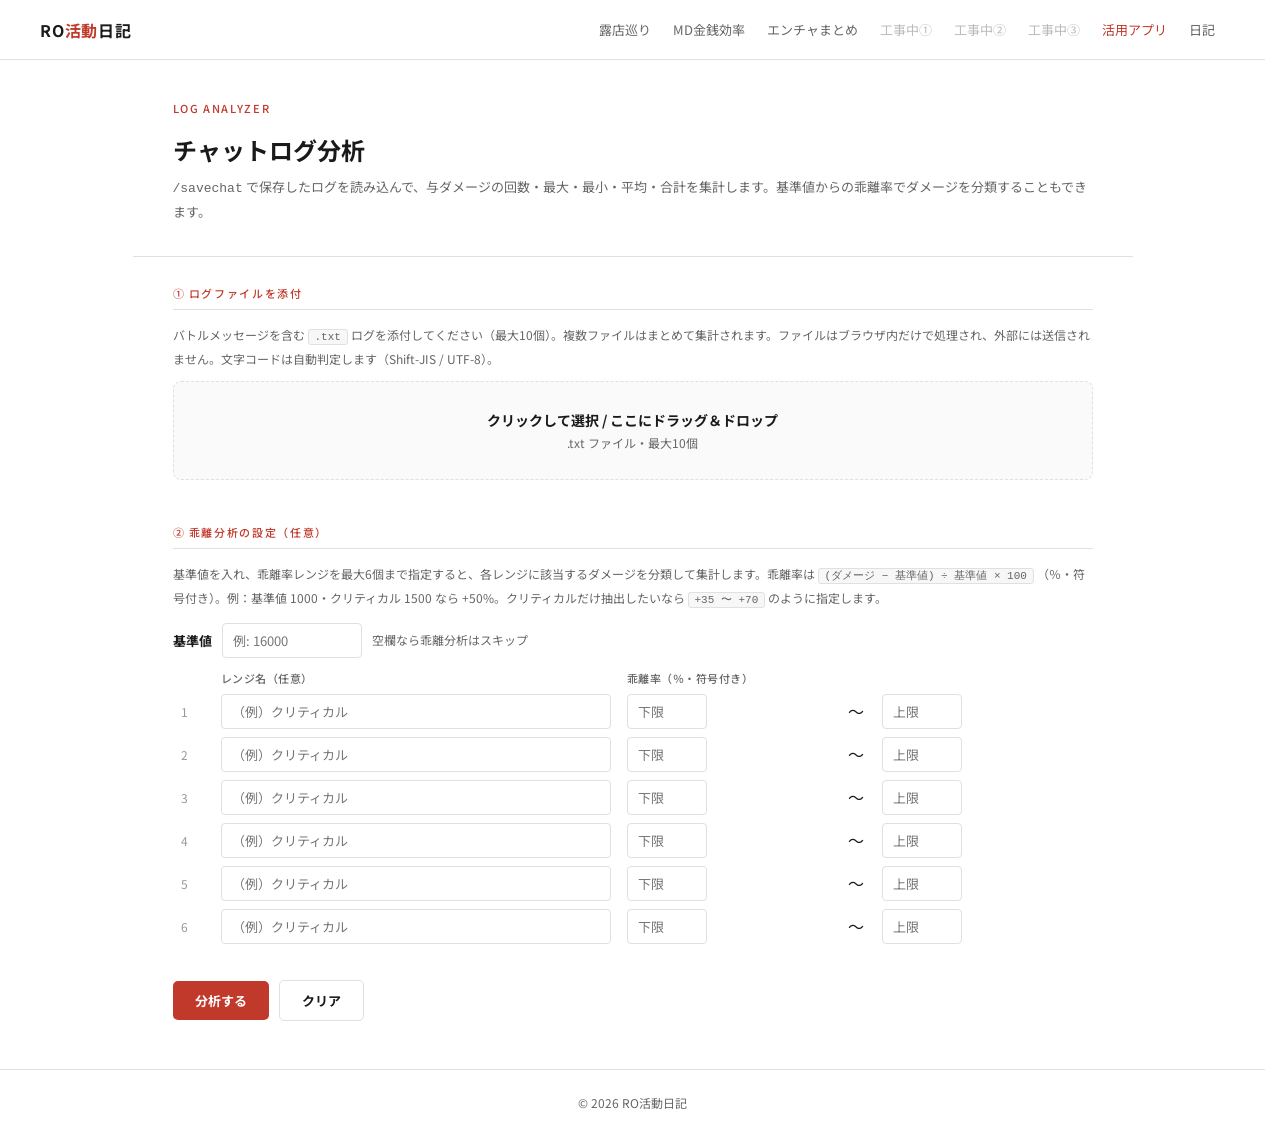
<file: chatlog.html>
<!DOCTYPE html>
<html lang="ja">
<head>
  <meta charset="UTF-8">
  <meta name="viewport" content="width=device-width, initial-scale=1.0">
  <title>チャットログ分析 - RO活動日記</title>
  <link href="https://fonts.googleapis.com/css2?family=Noto+Sans+JP:wght@300;400;500;700&display=swap" rel="stylesheet">
  <link rel="stylesheet" href="style.css">
  <style>
    .page-hero { padding: 40px 40px 32px; max-width: 1000px; margin: 0 auto; border-bottom: 1px solid var(--border); }
    .page-hero h1 { font-size: 24px; font-weight: 700; margin-bottom: 8px; }
    .page-hero p  { font-size: 13px; color: var(--text-light); line-height: 1.8; }

    .content { max-width: 1000px; margin: 0 auto; padding: 28px 40px 48px; }

    .section-block { margin-bottom: 32px; }
    .block-label {
      font-size: 11px; letter-spacing: 0.15em; color: var(--accent);
      text-transform: uppercase; font-weight: 500;
      margin-bottom: 14px; padding-bottom: 8px; border-bottom: 1px solid var(--border);
    }
    .hint-text { font-size: 12px; color: var(--text-light); line-height: 1.8; margin: 6px 0 12px; }
    .hint-text code {
      background: #f7f7f7; border: 1px solid var(--border);
      padding: 1px 6px; border-radius: 3px; font-size: 11px;
      font-family: 'SFMono-Regular', Consolas, monospace;
    }

    /* ファイル添付 */
    .drop-zone {
      border: 1px dashed var(--border); border-radius: 8px;
      background: var(--card-hover); padding: 28px 20px; text-align: center;
      cursor: pointer; transition: all 0.15s;
    }
    .drop-zone:hover, .drop-zone.dragover { border-color: var(--accent); background: var(--accent-light); }
    .drop-zone .dz-main { font-size: 14px; font-weight: 700; color: var(--text); margin-bottom: 4px; }
    .drop-zone .dz-sub  { font-size: 12px; color: var(--text-light); }
    .file-list { margin-top: 12px; display: flex; flex-direction: column; gap: 6px; }
    .file-item {
      display: flex; align-items: center; gap: 10px;
      border: 1px solid var(--border); border-radius: 4px; padding: 8px 12px; font-size: 12px;
    }
    .file-item .fi-name { flex: 1; color: var(--text); word-break: break-all; }
    .file-item .fi-meta { color: var(--text-light); white-space: nowrap; }
    .file-item .fi-del {
      border: none; background: none; color: #bbb; cursor: pointer; font-size: 16px;
      line-height: 1; padding: 0 2px;
    }
    .file-item .fi-del:hover { color: var(--accent); }

    /* 基準値・乖離レンジ入力 */
    .base-row { display: flex; align-items: center; gap: 10px; flex-wrap: wrap; margin-bottom: 6px; }
    .base-row label { font-size: 13px; font-weight: 700; }
    input[type=number], input[type=text] {
      font-family: 'Noto Sans JP', sans-serif; font-size: 13px;
      border: 1px solid var(--border); border-radius: 4px; padding: 7px 10px;
      color: var(--text); background: #fff; outline: none;
    }
    input[type=number]:focus, input[type=text]:focus { border-color: var(--accent); }
    .base-input { width: 140px; }

    .range-table { width: 100%; border-collapse: collapse; margin-top: 8px; }
    .range-table th {
      font-size: 11px; color: var(--text-light); font-weight: 500; text-align: left;
      padding: 4px 8px; letter-spacing: 0.05em;
    }
    .range-table td { padding: 4px 8px; }
    .range-label-input { width: 100%; min-width: 100px; }
    .range-num { width: 80px; }
    .range-sep { color: var(--text-light); font-size: 12px; padding: 0 4px; }
    .range-en { width: 36px; text-align: center; }

    .btn {
      font-family: 'Noto Sans JP', sans-serif; font-size: 13px; font-weight: 700;
      border: none; border-radius: 5px; padding: 10px 22px; cursor: pointer;
      transition: all 0.12s;
    }
    .btn-primary { background: var(--accent); color: #fff; }
    .btn-primary:hover { box-shadow: 0 3px 10px rgba(192,57,43,0.3); }
    .btn-ghost { background: #fff; color: var(--text); border: 1px solid var(--border); }
    .btn-ghost:hover { background: #f0f0f0; }
    .btn-row { display: flex; gap: 10px; align-items: center; flex-wrap: wrap; margin-top: 18px; }

    /* 結果テーブル */
    .result-wrap { overflow-x: auto; }
    table.result { width: 100%; border-collapse: collapse; font-size: 13px; margin-top: 8px; }
    table.result th, table.result td {
      border: 1px solid var(--border); padding: 8px 12px; text-align: right; white-space: nowrap;
    }
    table.result th { background: #f7f7f7; font-weight: 700; text-align: center; }
    table.result td.label { text-align: left; font-weight: 700; }
    table.result tr.total-row td { background: var(--accent-light); }
    table.result .empty-cell { color: #ccc; text-align: center; }

    .summary-cards { display: flex; flex-wrap: wrap; gap: 10px; margin-bottom: 16px; }
    .sum-card {
      flex: 1; min-width: 120px; border: 1px solid var(--border);
      border-radius: 6px; padding: 12px 14px;
    }
    .sum-card .sc-label { font-size: 11px; color: var(--text-light); margin-bottom: 4px; }
    .sum-card .sc-value { font-size: 18px; font-weight: 700; color: var(--text); }

    .meta-line { font-size: 12px; color: var(--text-light); margin: 12px 0; line-height: 1.8; }
    .empty-state { font-size: 13px; color: var(--text-light); padding: 20px 0; }

    .note {
      background: var(--card-hover); border: 1px solid var(--border);
      border-left: 3px solid var(--accent);
      padding: 14px 16px; border-radius: 0 4px 4px 0;
      font-size: 12px; line-height: 1.8; color: var(--text-light); margin: 16px 0;
    }
    .note strong { color: var(--text); }

    @media (max-width: 768px) {
      .page-hero { padding: 24px 20px; }
      .content { padding: 24px 20px 40px; }
    }
  </style>
</head>
<body>

  <header>
    <a class="site-title" href="index.html">RO<span>活動</span>日記</a>
    <nav>
      <a href="bazaar.html">露店巡り</a>
      <a href="md-sim.html">MD金銭効率</a>
      <a href="enchant.html">エンチャまとめ</a>
      <a class="disabled">工事中①</a>
      <a class="disabled">工事中②</a>
      <a class="disabled">工事中③</a>
      <a href="apps.html" style="color:var(--accent)">活用アプリ</a>
      <a href="diary.html">日記</a>
    </nav>
  </header>

  <div class="page-hero">
    <div class="hero-tag">Log Analyzer</div>
    <h1>チャットログ分析</h1>
    <p><code>/savechat</code> で保存したログを読み込んで、与ダメージの回数・最大・最小・平均・合計を集計します。基準値からの乖離率でダメージを分類することもできます。</p>
  </div>

  <div class="content">

    <!-- ① ファイル添付 -->
    <div class="section-block">
      <div class="block-label">① ログファイルを添付</div>
      <p class="hint-text">バトルメッセージを含む <code>.txt</code> ログを添付してください（最大10個）。複数ファイルはまとめて集計されます。ファイルはブラウザ内だけで処理され、外部には送信されません。文字コードは自動判定します（Shift-JIS / UTF-8）。</p>
      <div class="drop-zone" id="dropZone">
        <div class="dz-main">クリックして選択 / ここにドラッグ＆ドロップ</div>
        <div class="dz-sub">.txt ファイル・最大10個</div>
      </div>
      <input type="file" id="fileInput" accept=".txt,text/plain" multiple style="display:none">
      <div class="file-list" id="fileList"></div>
    </div>

    <!-- ② 乖離値設定 -->
    <div class="section-block">
      <div class="block-label">② 乖離分析の設定（任意）</div>
      <p class="hint-text">基準値を入れ、乖離率レンジを最大6個まで指定すると、各レンジに該当するダメージを分類して集計します。乖離率は <code>(ダメージ − 基準値) ÷ 基準値 × 100</code> （％・符号付き）。例：基準値 1000・クリティカル 1500 なら +50%。クリティカルだけ抽出したいなら <code>+35 〜 +70</code> のように指定します。</p>
      <div class="base-row">
        <label for="baseVal">基準値</label>
        <input type="number" id="baseVal" class="base-input" placeholder="例: 16000">
        <span class="hint-text" style="margin:0">空欄なら乖離分析はスキップ</span>
      </div>
      <table class="range-table">
        <thead>
          <tr><th style="width:40px"></th><th>レンジ名（任意）</th><th colspan="3">乖離率（％・符号付き）</th></tr>
        </thead>
        <tbody id="rangeBody"><!-- JSで6行生成 --></tbody>
      </table>
    </div>

    <div class="btn-row">
      <button class="btn btn-primary" id="analyzeBtn">分析する</button>
      <button class="btn btn-ghost" id="clearBtn">クリア</button>
    </div>

    <!-- ③ 結果 -->
    <div class="section-block" id="resultBlock" style="margin-top:36px; display:none;">
      <div class="block-label">③ 集計結果</div>
      <div id="resultArea"></div>
      <div class="btn-row">
        <button class="btn btn-ghost" id="csvBtn">CSV出力</button>
      </div>
    </div>

  </div>

  <footer>© 2026 RO活動日記</footer>

  <script>
  (function(){
    "use strict";
    var MAX_FILES = 10;
    var RANGE_COUNT = 6;
    var files = []; // {name, size, text}
    var lastResult = null;

    var dropZone = document.getElementById("dropZone");
    var fileInput = document.getElementById("fileInput");
    var fileList = document.getElementById("fileList");
    var rangeBody = document.getElementById("rangeBody");
    var resultBlock = document.getElementById("resultBlock");
    var resultArea = document.getElementById("resultArea");

    // ---- 乖離レンジ入力行を生成 ----
    for(var i=0;i<RANGE_COUNT;i++){
      var tr = document.createElement("tr");
      tr.innerHTML =
        '<td style="color:#999;font-size:12px">'+(i+1)+'</td>'+
        '<td><input type="text" class="range-label-input" id="rlabel'+i+'" placeholder="（例）クリティカル"></td>'+
        '<td><input type="number" class="range-num" id="rlo'+i+'" placeholder="下限"></td>'+
        '<td class="range-en">〜</td>'+
        '<td><input type="number" class="range-num" id="rhi'+i+'" placeholder="上限"></td>';
      rangeBody.appendChild(tr);
    }

    // ---- ファイル読み込み（エンコーディング自動判定） ----
    function readFile(file){
      return new Promise(function(resolve){
        var reader = new FileReader();
        reader.onload = function(e){
          var buf = e.target.result;
          var bytes = new Uint8Array(buf);
          // まずUTF-8で試す（不正シーケンスは置換文字になる）
          var utf8 = new TextDecoder("utf-8", {fatal:false}).decode(bytes);
          var text;
          if(utf8.indexOf("\uFFFD") === -1){
            text = utf8; // UTF-8として正常
          } else {
            // Shift_JIS(cp932)で再デコード
            try { text = new TextDecoder("shift_jis", {fatal:false}).decode(bytes); }
            catch(err){ text = utf8; }
          }
          resolve(text);
        };
        reader.readAsArrayBuffer(file);
      });
    }

    function renderFileList(){
      fileList.innerHTML = "";
      files.forEach(function(f, idx){
        var div = document.createElement("div");
        div.className = "file-item";
        div.innerHTML =
          '<span class="fi-name">'+escapeHtml(f.name)+'</span>'+
          '<span class="fi-meta">'+(f.size/1024).toFixed(1)+' KB</span>'+
          '<button class="fi-del" data-idx="'+idx+'" title="削除">×</button>';
        fileList.appendChild(div);
      });
      fileList.querySelectorAll(".fi-del").forEach(function(b){
        b.onclick = function(){ files.splice(parseInt(this.dataset.idx,10),1); renderFileList(); };
      });
    }

    function handleFiles(fileObjs){
      var arr = Array.prototype.slice.call(fileObjs);
      arr.forEach(function(file){
        if(files.length >= MAX_FILES){ return; }
        readFile(file).then(function(text){
          if(files.length >= MAX_FILES){ alert("ファイルは最大"+MAX_FILES+"個までです。"); return; }
          files.push({name:file.name, size:file.size, text:text});
          renderFileList();
        });
      });
      if(arr.length + files.length > MAX_FILES){
        alert("ファイルは最大"+MAX_FILES+"個まで。超過分は無視されます。");
      }
    }

    dropZone.onclick = function(){ fileInput.click(); };
    fileInput.onchange = function(){ handleFiles(this.files); this.value=""; };
    dropZone.addEventListener("dragover", function(e){ e.preventDefault(); dropZone.classList.add("dragover"); });
    dropZone.addEventListener("dragleave", function(){ dropZone.classList.remove("dragover"); });
    dropZone.addEventListener("drop", function(e){
      e.preventDefault(); dropZone.classList.remove("dragover");
      handleFiles(e.dataTransfer.files);
    });

    // ---- 解析 ----
    var DEAL_RE = /'(\d+)'\s*のダメージを与えました/;

    function parseDamages(text){
      var out = [];
      var lines = text.split(/\r?\n/);
      for(var i=0;i<lines.length;i++){
        var m = lines[i].match(DEAL_RE);
        if(m) out.push(parseInt(m[1],10));
      }
      return out;
    }

    function stat(arr){
      if(!arr.length) return {count:0,max:0,min:0,avg:0,sum:0};
      var sum=0,max=-Infinity,min=Infinity;
      for(var i=0;i<arr.length;i++){ var v=arr[i]; sum+=v; if(v>max)max=v; if(v<min)min=v; }
      return {count:arr.length,max:max,min:min,avg:sum/arr.length,sum:sum};
    }

    function getRanges(){
      var ranges=[];
      for(var i=0;i<RANGE_COUNT;i++){
        var lo = document.getElementById("rlo"+i).value;
        var hi = document.getElementById("rhi"+i).value;
        var label = document.getElementById("rlabel"+i).value.trim();
        if(lo==="" && hi==="") continue; // 未入力はスキップ
        var loN = lo===""? -Infinity : parseFloat(lo);
        var hiN = hi===""?  Infinity : parseFloat(hi);
        ranges.push({label: label || ("レンジ"+(i+1)), lo:loN, hi:hiN,
                     loRaw:lo, hiRaw:hi});
      }
      return ranges;
    }

    document.getElementById("analyzeBtn").onclick = function(){
      if(files.length===0){ alert("ログファイルを添付してください。"); return; }
      var all = [];
      files.forEach(function(f){ all = all.concat(parseDamages(f.text)); });
      if(all.length===0){ alert("「のダメージを与えました。」の行が見つかりませんでした。\nバトルメッセージを含むログか確認してください。"); return; }

      var overall = stat(all);
      var baseRaw = document.getElementById("baseVal").value;
      var base = baseRaw===""? null : parseFloat(baseRaw);
      var ranges = getRanges();
      var rangeResults = [];

      if(base!==null && !isNaN(base) && base!==0 && ranges.length){
        ranges.forEach(function(r){
          var bucket = all.filter(function(v){
            var dev = (v-base)/base*100;
            return dev>=r.lo && dev<=r.hi;
          });
          rangeResults.push({range:r, stat:stat(bucket)});
        });
      }

      lastResult = {
        fileCount: files.length,
        overall: overall,
        base: (base!==null && !isNaN(base))? base : null,
        ranges: rangeResults
      };
      renderResult();
    };

    document.getElementById("clearBtn").onclick = function(){
      files = []; renderFileList();
      document.getElementById("baseVal").value = "";
      for(var i=0;i<RANGE_COUNT;i++){
        document.getElementById("rlo"+i).value="";
        document.getElementById("rhi"+i).value="";
        document.getElementById("rlabel"+i).value="";
      }
      resultBlock.style.display="none"; lastResult=null;
    };

    function fmt(n){ return Math.round(n).toLocaleString("en-US"); }
    function fmtAvg(n){ return n.toLocaleString("en-US",{maximumFractionDigits:1}); }

    function statCells(s){
      if(s.count===0){
        return '<td class="empty-cell">0</td><td class="empty-cell">-</td><td class="empty-cell">-</td><td class="empty-cell">-</td><td class="empty-cell">-</td>';
      }
      return '<td>'+fmt(s.count)+'</td><td>'+fmt(s.max)+'</td><td>'+fmt(s.min)+'</td><td>'+fmtAvg(s.avg)+'</td><td>'+fmt(s.sum)+'</td>';
    }

    function rangeLabelText(r){
      var lo = r.loRaw==="" ? "下限なし" : (r.lo>=0?"+":"")+r.loRaw;
      var hi = r.hiRaw==="" ? "上限なし" : (r.hi>=0?"+":"")+r.hiRaw;
      return r.label + "（" + lo + " 〜 " + hi + "％）";
    }

    function renderResult(){
      var r = lastResult;
      var o = r.overall;
      var html = "";

      // サマリーカード
      html += '<div class="summary-cards">'+
        card("攻撃回数", fmt(o.count)+" 回")+
        card("最大ダメージ", fmt(o.max))+
        card("最小ダメージ", fmt(o.min))+
        card("平均ダメージ", fmtAvg(o.avg))+
        card("合計ダメージ", fmt(o.sum))+
      '</div>';

      html += '<div class="meta-line">添付ファイル '+r.fileCount+' 個 / 「のダメージを与えました。」の行のみを集計しています。</div>';

      // 全体テーブル
      html += '<div class="result-wrap"><table class="result"><thead><tr>'+
        '<th>区分</th><th>回数</th><th>最大</th><th>最小</th><th>平均</th><th>合計</th></tr></thead><tbody>'+
        '<tr class="total-row"><td class="label">全体</td>'+statCells(o)+'</tr>';

      if(r.base!==null && r.ranges.length){
        r.ranges.forEach(function(rr){
          html += '<tr><td class="label">'+escapeHtml(rangeLabelText(rr.range))+'</td>'+statCells(rr.stat)+'</tr>';
        });
      }
      html += '</tbody></table></div>';

      if(r.base!==null && r.ranges.length){
        html += '<div class="meta-line">基準値 <strong>'+fmt(r.base)+'</strong> からの乖離率で分類。各レンジは重複してカウントされることがあります（複数レンジに該当する値は両方に計上）。</div>';
      } else {
        html += '<div class="note">基準値と乖離率レンジを入力すると、ここにレンジ別の集計が追加されます。</div>';
      }

      resultArea.innerHTML = html;
      resultBlock.style.display = "block";
      resultBlock.scrollIntoView({behavior:"smooth", block:"start"});
    }

    function card(label,val){
      return '<div class="sum-card"><div class="sc-label">'+label+'</div><div class="sc-value">'+val+'</div></div>';
    }

    // ---- CSV出力 ----
    document.getElementById("csvBtn").onclick = function(){
      if(!lastResult){ return; }
      var r = lastResult;
      var rows = [];
      rows.push(["区分","回数","最大","最小","平均","合計"].map(csvCell).join(","));
      function statRow(label,s){
        if(s.count===0) return [label,0,"","","",""].map(csvCell).join(",");
        return [label,s.count,s.max,s.min,Math.round(s.avg*10)/10,s.sum].map(csvCell).join(",");
      }
      rows.push(statRow("全体", r.overall));
      if(r.base!==null && r.ranges.length){
        r.ranges.forEach(function(rr){ rows.push(statRow(rangeLabelText(rr.range), rr.stat)); });
      }
      var csv = rows.join("\r\n");
      var d = (new Date).toISOString().slice(0,10);
      var blob = new Blob(["\ufeff",csv],{type:"text/csv;charset=utf-8"});
      var url = URL.createObjectURL(blob);
      var a = document.createElement("a");
      a.href=url; a.download="ro_chatlog_"+d+".csv";
      document.body.appendChild(a); a.click();
      setTimeout(function(){document.body.removeChild(a);URL.revokeObjectURL(url);},100);
    };

    function csvCell(v){ v=String(v==null?"":v); return /[",\n]/.test(v)?'"'+v.replace(/"/g,'""')+'"':v; }
    function escapeHtml(s){ return String(s).replace(/[&<>"]/g,function(c){return{"&":"&amp;","<":"&lt;",">":"&gt;",'"':"&quot;"}[c];}); }

  })();
  </script>

</body>
</html>
</file>
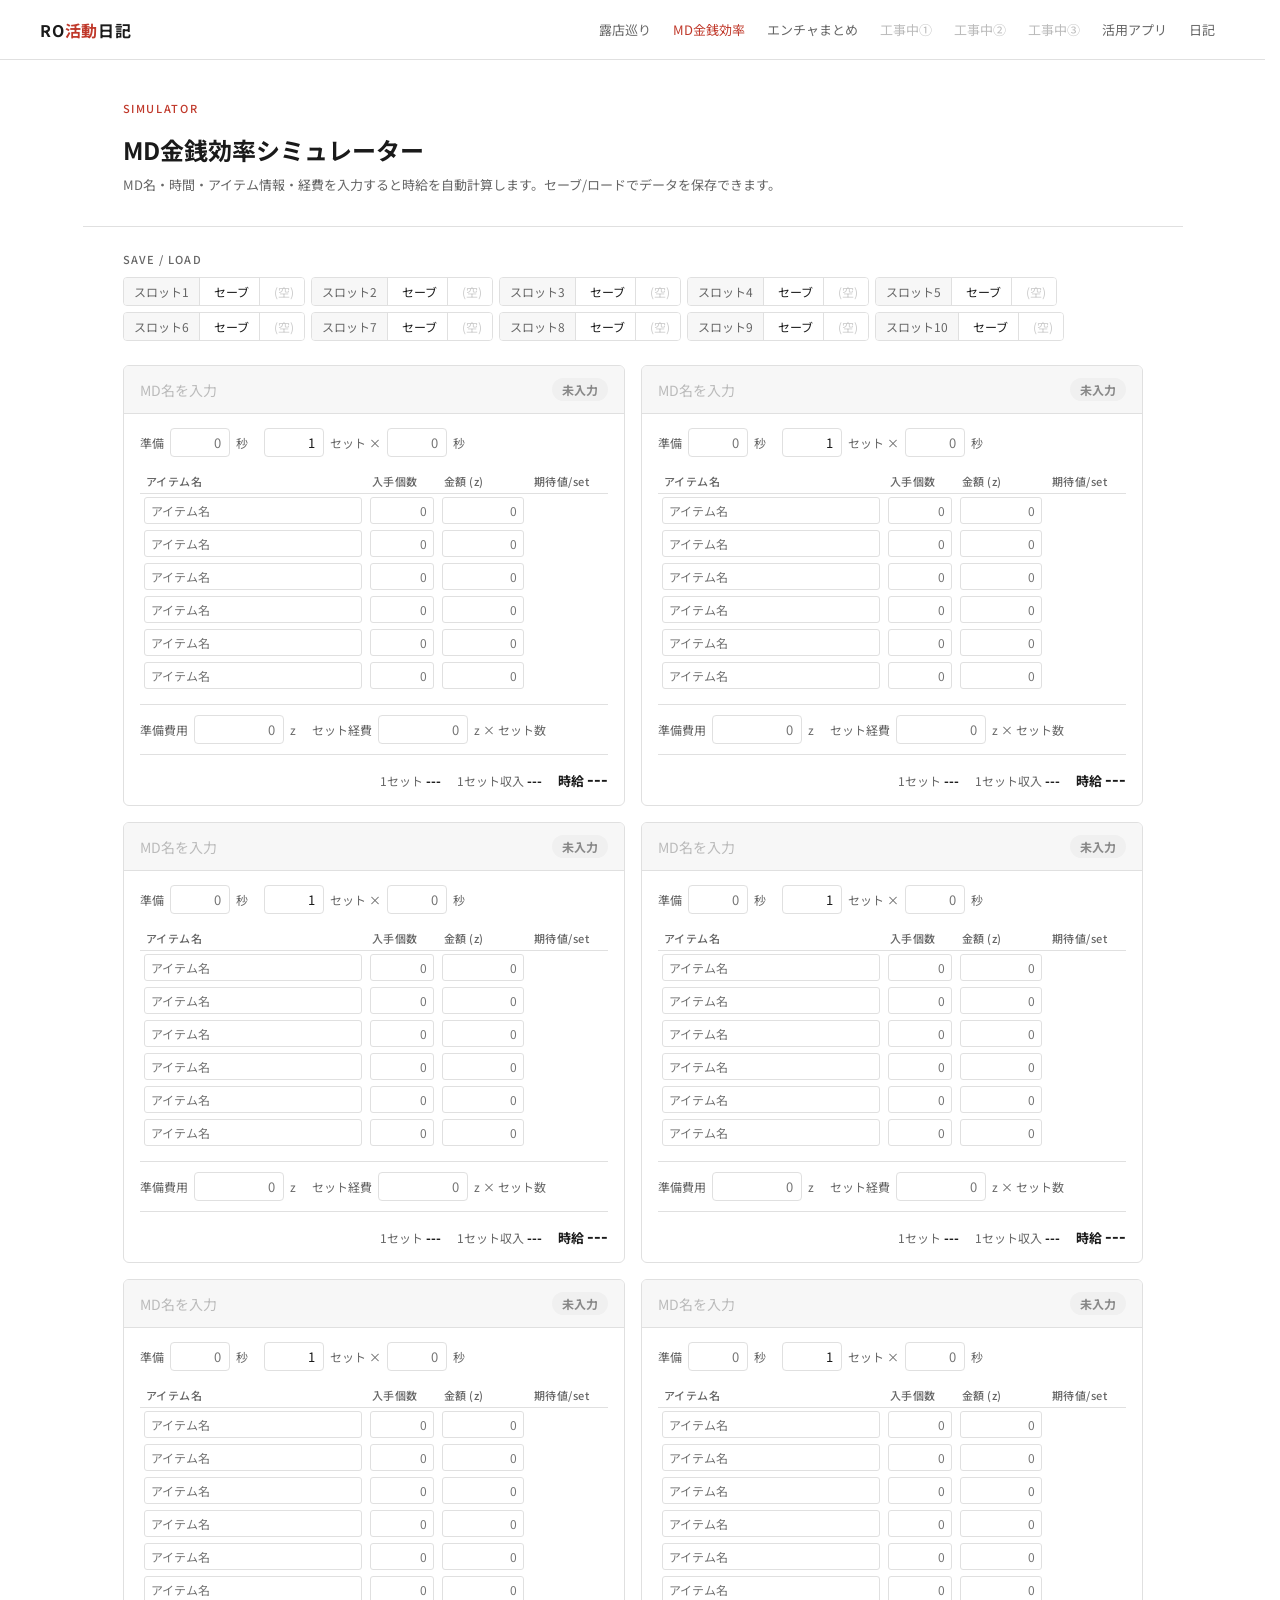
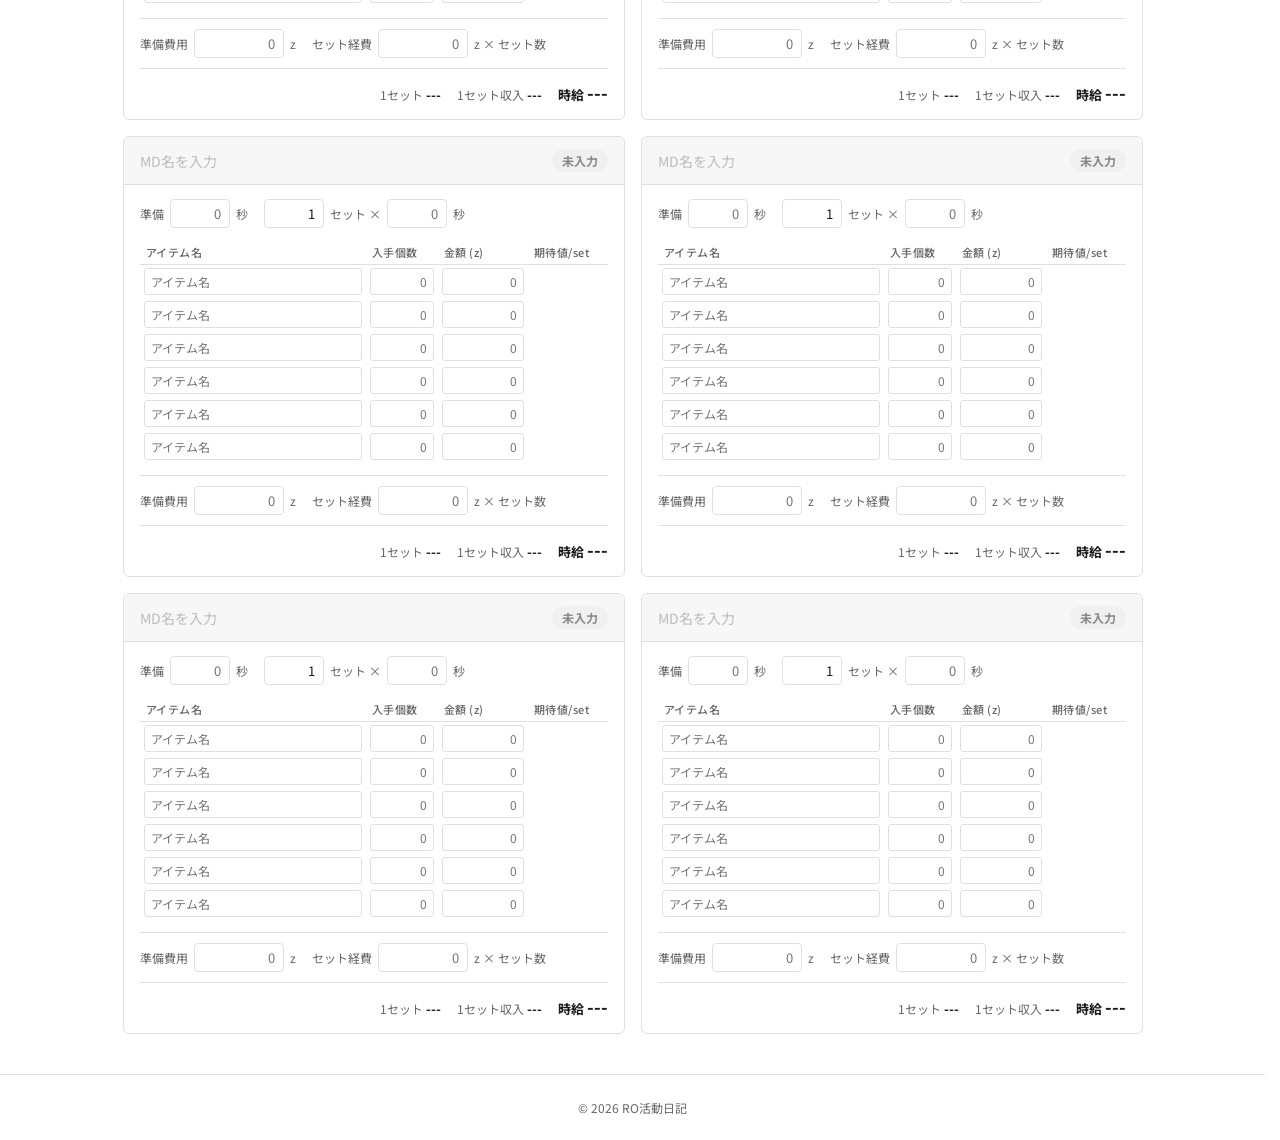
<file: md-sim.html>
<!DOCTYPE html>
<html lang="ja">
<head>
  <meta charset="UTF-8">
  <meta name="viewport" content="width=device-width, initial-scale=1.0">
  <title>MD金銭効率シミュレーター - RO活動日記</title>
  <link href="https://fonts.googleapis.com/css2?family=Noto+Sans+JP:wght@300;400;500;700&display=swap" rel="stylesheet">
  <link rel="stylesheet" href="style.css">
  <style>
    input[type=number]::-webkit-inner-spin-button,
    input[type=number]::-webkit-outer-spin-button { -webkit-appearance: none; margin: 0; }
    input[type=number] { -moz-appearance: textfield; }

    .page-hero { padding: 40px 40px 32px; max-width: 1100px; margin: 0 auto; border-bottom: 1px solid var(--border); }
    .page-hero h1 { font-size: 24px; font-weight: 700; margin-bottom: 8px; }
    .page-hero p  { font-size: 13px; color: var(--text-light); }

    /* セーブ/ロードエリア */
    .saveload-section {
      max-width: 1100px; margin: 0 auto;
      padding: 24px 40px 0;
    }
    .saveload-label {
      font-size: 11px; letter-spacing: 0.12em; color: var(--text-light);
      text-transform: uppercase; margin-bottom: 10px; font-weight: 500;
    }
    .saveload-slots {
      display: flex; flex-wrap: wrap; gap: 6px;
    }
    .slot-btn {
      display: flex; gap: 4px; align-items: center;
      border: 1px solid var(--border); border-radius: 4px;
      overflow: hidden; font-family: 'Noto Sans JP', sans-serif;
    }
    .slot-label {
      font-size: 12px; padding: 5px 10px;
      color: var(--text-light); background: #f7f7f7;
      border-right: 1px solid var(--border);
      white-space: nowrap;
    }
    .slot-save, .slot-load {
      font-size: 12px; padding: 5px 10px;
      border: none; cursor: pointer; font-family: 'Noto Sans JP', sans-serif;
      transition: background 0.12s;
    }
    .slot-save { background: #fff; color: var(--text); border-right: 1px solid var(--border); }
    .slot-save:hover { background: #f0f0f0; }
    .slot-load { background: #fff; color: var(--accent); }
    .slot-load:hover { background: var(--accent-light); }
    .slot-load.empty { color: #ccc; cursor: default; }
    .slot-load.empty:hover { background: #fff; }

    .sim-section { max-width: 1100px; margin: 0 auto; padding: 24px 40px 40px; }
    .sim-grid { display: grid; grid-template-columns: repeat(2, 1fr); gap: 16px; }

    .md-card { border: 1px solid var(--border); border-radius: 6px; overflow: hidden; }
    .md-card-header {
      background: #f7f7f7; padding: 12px 16px;
      display: flex; align-items: center; gap: 10px;
      border-bottom: 1px solid var(--border);
    }
    .md-card-header input.md-name {
      font-size: 14px; font-weight: 700;
      font-family: 'Noto Sans JP', sans-serif;
      border: none; background: transparent;
      color: var(--text); flex: 1; outline: none;
    }
    .md-card-header input.md-name::placeholder { color: #bbb; font-weight: 400; }

    .result-badge { font-size: 12px; font-weight: 700; padding: 3px 10px; border-radius: 20px; white-space: nowrap; }
    .result-badge.positive { background: #e8f5e9; color: #2e7d32; }
    .result-badge.negative { background: #fdecea; color: #c62828; }
    .result-badge.neutral  { background: #f0f0f0; color: #888; }

    .md-card-body { padding: 14px 16px; }

    .time-row { display: flex; gap: 16px; margin-bottom: 12px; align-items: center; flex-wrap: wrap; }
    .time-field { display: flex; align-items: center; gap: 6px; font-size: 12px; color: var(--text-light); }
    .time-field input {
      width: 60px; font-size: 13px; font-family: 'Noto Sans JP', sans-serif;
      border: 1px solid var(--border); border-radius: 4px;
      padding: 4px 8px; text-align: right; outline: none; color: var(--text);
    }
    .time-field input:focus { border-color: #aaa; }

    .item-table { width: 100%; border-collapse: collapse; font-size: 12px; margin-bottom: 12px; }
    .item-table thead th {
      text-align: left; color: var(--text-light); font-weight: 500;
      padding: 4px 6px; border-bottom: 1px solid var(--border);
      font-size: 11px; letter-spacing: 0.05em;
    }
    .item-table tbody td { padding: 3px 4px; }
    .item-table input {
      width: 100%; font-size: 12px; font-family: 'Noto Sans JP', sans-serif;
      border: 1px solid var(--border); border-radius: 3px;
      padding: 4px 6px; outline: none; color: var(--text); background: #fff;
      transition: border-color 0.1s;
    }
    .item-table input:focus { border-color: #aaa; background: #fafafa; }
    .item-table input.qty-input  { text-align: right; }
    .item-table input.price-input { text-align: right; }
    .item-table .expected { text-align: right; padding: 4px 6px; color: var(--text-light); font-size: 11px; white-space: nowrap; }

    .expense-area {
      border-top: 1px solid var(--border); padding-top: 10px;
      margin-bottom: 10px; display: flex; gap: 16px; flex-wrap: wrap; align-items: center;
    }
    .expense-field { display: flex; align-items: center; gap: 6px; font-size: 12px; color: var(--text-light); }
    .expense-field input {
      width: 90px; font-size: 13px; font-family: 'Noto Sans JP', sans-serif;
      border: 1px solid var(--border); border-radius: 4px;
      padding: 4px 8px; text-align: right; outline: none; color: var(--text);
    }
    .expense-field input:focus { border-color: #aaa; }

    .result-row {
      border-top: 1px solid var(--border); padding-top: 10px;
      display: flex; justify-content: flex-end;
      gap: 16px; flex-wrap: wrap; align-items: baseline;
    }
    .set-time-result, .set-income-result {
      font-size: 12px; color: var(--text-light);
    }
    .set-time-result span, .set-income-result span {
      font-size: 13px; font-weight: 700; color: var(--text);
    }
    .hourly-result { font-size: 13px; font-weight: 700; color: var(--text); }
    .hourly-result span { font-size: 18px; }
    .hourly-result.positive span { color: #2e7d32; }
    .hourly-result.negative span { color: #c62828; }

    @media (max-width: 768px) {
      .page-hero { padding: 24px 20px; }
      .saveload-section { padding: 16px 20px 0; }
      .sim-section { padding: 16px 20px 32px; }
      .sim-grid { grid-template-columns: 1fr; }
    }
  </style>
</head>
<body>

  <header>
    <a class="site-title" href="index.html">RO<span>活動</span>日記</a>
    <nav>
      <a href="bazaar.html">露店巡り</a>
      <a href="md-sim.html" style="color:var(--accent)">MD金銭効率</a>
      <a href="enchant.html">エンチャまとめ</a>
      <a class="disabled">工事中①</a>
      <a class="disabled">工事中②</a>
      <a class="disabled">工事中③</a>
      <a href="apps.html">活用アプリ</a>
      <a href="diary.html">日記</a>
    </nav>
  </header>

  <div class="page-hero">
    <div class="hero-tag">Simulator</div>
    <h1>MD金銭効率シミュレーター</h1>
    <p>MD名・時間・アイテム情報・経費を入力すると時給を自動計算します。セーブ/ロードでデータを保存できます。</p>
  </div>

  <!-- セーブ/ロード -->
  <div class="saveload-section">
    <div class="saveload-label">Save / Load</div>
    <div class="saveload-slots" id="saveloadSlots"></div>
  </div>

  <div class="sim-section">
    <div class="sim-grid" id="simGrid"></div>
  </div>

  <footer>© 2026 RO活動日記</footer>

  <script>
    const CARD_COUNT  = 10;
    const ITEM_ROWS   = 6;
    const SLOT_COUNT  = 10;
    const STORAGE_KEY = 'md_sim_slot_';

    // ---- 計算 ----
    function formatZ(n) {
      if (isNaN(n) || !isFinite(n)) return '---';
      return Math.round(n).toLocaleString() + ' z';
    }

    function calcCard(card) {
      const prepSec    = parseFloat(card.querySelector('.prep-sec').value)    || 0;
      const sets       = parseFloat(card.querySelector('.sets').value)        || 1;
      const setSec     = parseFloat(card.querySelector('.set-sec').value)     || 0;
      const prepCost   = parseFloat(card.querySelector('.prep-cost').value)   || 0;
      const setExpense = parseFloat(card.querySelector('.set-expense').value) || 0;

      const totalSec = prepSec + sets * setSec;

      let expectedPerSet = 0;
      card.querySelectorAll('.item-row').forEach(row => {
        const qty   = parseFloat(row.querySelector('.qty-input').value)   || 0;
        const price = parseFloat(row.querySelector('.price-input').value) || 0;
        const exp   = qty * price;
        expectedPerSet += exp;
        row.querySelector('.expected').textContent = exp > 0 ? formatZ(exp) : '';
      });

      const totalIncome  = expectedPerSet * sets;
      const totalExpense = prepCost + setExpense * sets;
      const netIncome    = totalIncome - totalExpense;
      const hourly       = totalSec > 0 ? netIncome / totalSec * 3600 : null;

      const badge    = card.querySelector('.result-badge');
      const hourlyEl = card.querySelector('.hourly-result');

      // 1セットあたりの時間
      const secPerSet = sets > 0 ? Math.round(prepSec / sets) + setSec : 0;
      const setMin = Math.floor(secPerSet / 60);
      const setSecRem = Math.round(secPerSet % 60);
      const setTimeStr = secPerSet > 0
        ? (setMin > 0 ? `${setMin}分${String(setSecRem).padStart(2,'0')}秒` : `${setSecRem}秒`)
        : '---';
      card.querySelector('.set-time-val').textContent = setTimeStr;

      // 1セットあたりの収入（経費按分後）
      const netPerSet = sets > 0
        ? expectedPerSet - setExpense - (prepCost / sets)
        : null;
      card.querySelector('.set-income-val').textContent =
        netPerSet !== null ? formatZ(netPerSet) : '---';

      if (hourly === null || totalSec === 0) {
        badge.textContent  = '未入力';
        badge.className    = 'result-badge neutral';
        hourlyEl.innerHTML = '時給 <span>---</span>';
        hourlyEl.className = 'hourly-result';
      } else if (hourly >= 0) {
        badge.textContent  = '黒字';
        badge.className    = 'result-badge positive';
        hourlyEl.innerHTML = `時給 <span>${Math.round(hourly).toLocaleString()} z</span>`;
        hourlyEl.className = 'hourly-result positive';
      } else {
        badge.textContent  = '赤字';
        badge.className    = 'result-badge negative';
        hourlyEl.innerHTML = `時給 <span>${Math.round(hourly).toLocaleString()} z</span>`;
        hourlyEl.className = 'hourly-result negative';
      }
    }

    // ---- カードのデータ取得/セット ----
    function getCardData(card) {
      const items = [];
      card.querySelectorAll('.item-row').forEach(row => {
        items.push({
          name:  row.querySelector('input[type=text]').value,
          qty:   row.querySelector('.qty-input').value,
          price: row.querySelector('.price-input').value,
        });
      });
      return {
        name:       card.querySelector('.md-name').value,
        prepSec:    card.querySelector('.prep-sec').value,
        sets:       card.querySelector('.sets').value,
        setSec:     card.querySelector('.set-sec').value,
        prepCost:   card.querySelector('.prep-cost').value,
        setExpense: card.querySelector('.set-expense').value,
        items,
      };
    }

    function setCardData(card, data) {
      card.querySelector('.md-name').value    = data.name       || '';
      card.querySelector('.prep-sec').value   = data.prepSec    || '';
      card.querySelector('.sets').value       = data.sets       || '';
      card.querySelector('.set-sec').value    = data.setSec     || '';
      card.querySelector('.prep-cost').value  = data.prepCost   || '';
      card.querySelector('.set-expense').value = data.setExpense || '';
      card.querySelectorAll('.item-row').forEach((row, i) => {
        const item = data.items && data.items[i];
        row.querySelector('input[type=text]').value  = item ? item.name  : '';
        row.querySelector('.qty-input').value        = item ? item.qty   : '';
        row.querySelector('.price-input').value      = item ? item.price : '';
      });
      calcCard(card);
    }

    // ---- セーブ/ロード ----
    function getAllData() {
      const cards = document.querySelectorAll('.md-card');
      return Array.from(cards).map(c => getCardData(c));
    }

    function saveSlot(slot) {
      localStorage.setItem(STORAGE_KEY + slot, JSON.stringify(getAllData()));
      updateSlotButtons();
    }

    function loadSlot(slot) {
      const raw = localStorage.getItem(STORAGE_KEY + slot);
      if (!raw) return;
      const data = JSON.parse(raw);
      document.querySelectorAll('.md-card').forEach((card, i) => {
        if (data[i]) setCardData(card, data[i]);
      });
    }

    function slotHasData(slot) {
      return !!localStorage.getItem(STORAGE_KEY + slot);
    }

    function updateSlotButtons() {
      document.querySelectorAll('.slot-load').forEach(btn => {
        const slot = btn.dataset.slot;
        if (slotHasData(slot)) {
          btn.classList.remove('empty');
          btn.textContent = 'ロード';
        } else {
          btn.classList.add('empty');
          btn.textContent = '(空)';
        }
      });
    }

    // ---- カードDOM生成 ----
    function buildCard() {
      const card = document.createElement('div');
      card.className = 'md-card';
      card.innerHTML = `
        <div class="md-card-header">
          <input class="md-name" type="text" placeholder="MD名を入力">
          <span class="result-badge neutral">未入力</span>
        </div>
        <div class="md-card-body">
          <div class="time-row">
            <div class="time-field">準備 <input class="prep-sec" type="number" placeholder="0"> 秒</div>
            <div class="time-field">
              <input class="sets" type="number" placeholder="1" value="1"> セット ×
              <input class="set-sec" type="number" placeholder="0"> 秒
            </div>
          </div>

          <table class="item-table">
            <thead>
              <tr>
                <th>アイテム名</th>
                <th style="width:72px">入手個数</th>
                <th style="width:90px">金額 (z)</th>
                <th style="width:80px">期待値/set</th>
              </tr>
            </thead>
            <tbody>
              ${Array.from({length: ITEM_ROWS}, () => `
                <tr class="item-row">
                  <td><input type="text" placeholder="アイテム名"></td>
                  <td><input class="qty-input" type="number" step="0.01" placeholder="0"></td>
                  <td><input class="price-input" type="number" placeholder="0"></td>
                  <td class="expected"></td>
                </tr>
              `).join('')}
            </tbody>
          </table>

          <div class="expense-area">
            <div class="expense-field">準備費用 <input class="prep-cost" type="number" placeholder="0"> z</div>
            <div class="expense-field">セット経費 <input class="set-expense" type="number" placeholder="0"> z × セット数</div>
          </div>

          <div class="result-row">
            <div class="set-time-result">1セット <span class="set-time-val">---</span></div>
            <div class="set-income-result">1セット収入 <span class="set-income-val">---</span></div>
            <div class="hourly-result">時給 <span>---</span></div>
          </div>
        </div>
      `;
      card.querySelectorAll('input').forEach(inp => {
        inp.addEventListener('input', () => calcCard(card));
      });
      return card;
    }

    // ---- セーブ/ロードボタン生成 ----
    function buildSlotButtons() {
      const container = document.getElementById('saveloadSlots');
      for (let i = 1; i <= SLOT_COUNT; i++) {
        const wrap = document.createElement('div');
        wrap.className = 'slot-btn';

        const label = document.createElement('span');
        label.className = 'slot-label';
        label.textContent = `スロット${i}`;

        const saveBtn = document.createElement('button');
        saveBtn.className = 'slot-save';
        saveBtn.textContent = 'セーブ';
        saveBtn.addEventListener('click', () => saveSlot(i));

        const loadBtn = document.createElement('button');
        loadBtn.className = 'slot-load empty';
        loadBtn.dataset.slot = i;
        loadBtn.textContent = '(空)';
        loadBtn.addEventListener('click', () => {
          if (slotHasData(i)) loadSlot(i);
        });

        wrap.appendChild(label);
        wrap.appendChild(saveBtn);
        wrap.appendChild(loadBtn);
        container.appendChild(wrap);
      }
      updateSlotButtons();
    }

    // ---- 初期化 ----
    const grid = document.getElementById('simGrid');
    for (let i = 0; i < CARD_COUNT; i++) grid.appendChild(buildCard());
    buildSlotButtons();
  </script>

</body>
</html>
</file>
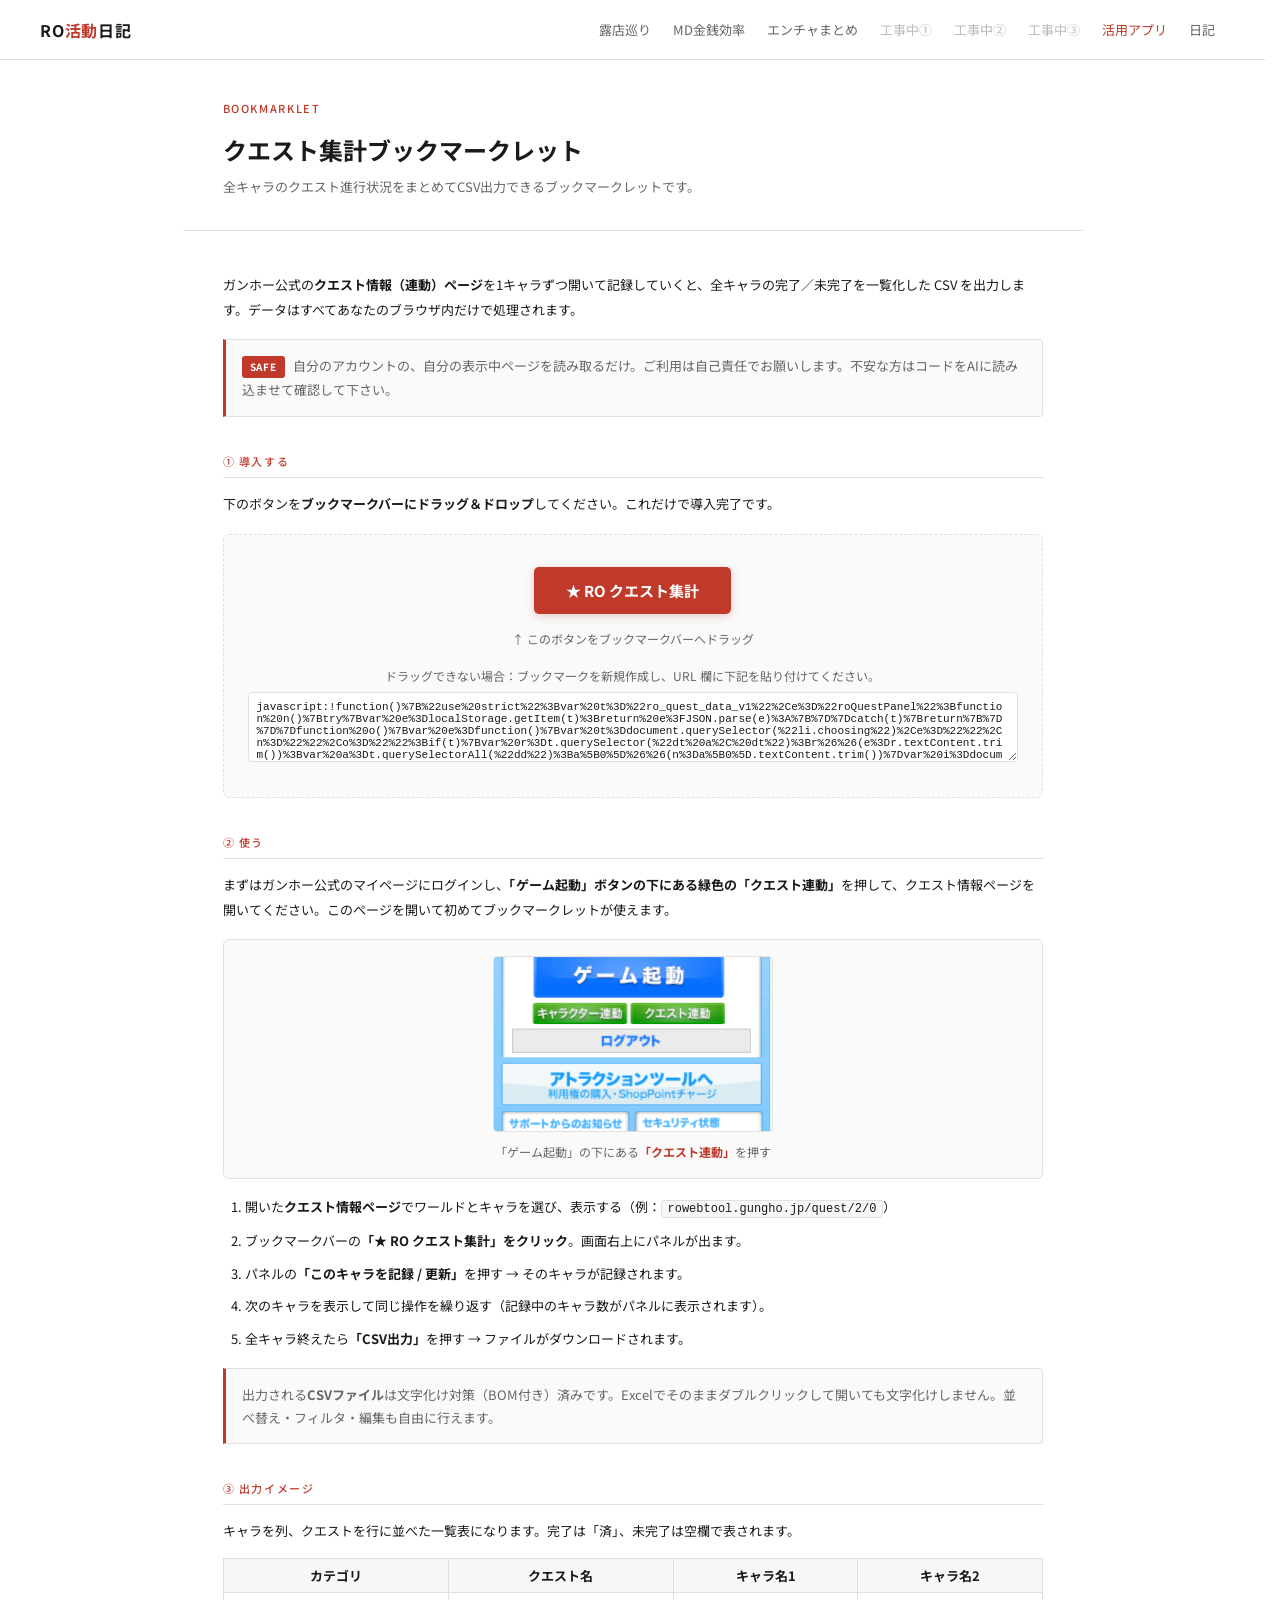
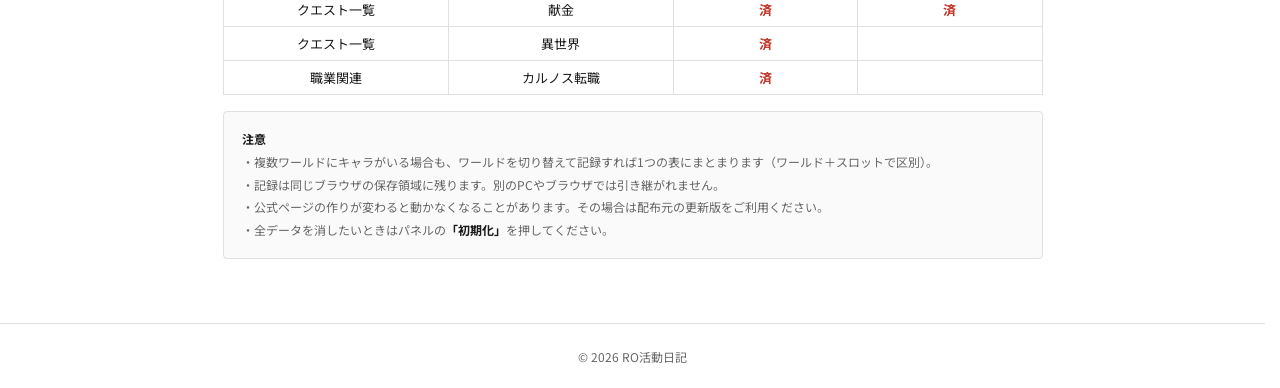
<file: quest.html>
<!DOCTYPE html>
<html lang="ja">
<head>
  <meta charset="UTF-8">
  <meta name="viewport" content="width=device-width, initial-scale=1.0">
  <title>クエスト集計 - RO活動日記</title>
  <link href="https://fonts.googleapis.com/css2?family=Noto+Sans+JP:wght@300;400;500;700&display=swap" rel="stylesheet">
  <link rel="stylesheet" href="style.css">
  <style>
    .page-hero { padding: 40px 40px 32px; max-width: 900px; margin: 0 auto; border-bottom: 1px solid var(--border); }
    .page-hero h1 { font-size: 24px; font-weight: 700; margin-bottom: 8px; }
    .page-hero p  { font-size: 13px; color: var(--text-light); line-height: 1.8; }

    .content { max-width: 900px; margin: 0 auto; padding: 32px 40px 48px; }

    .lead { font-size: 14px; color: var(--text); line-height: 1.9; margin-bottom: 8px; }

    .step-label {
      font-size: 11px; letter-spacing: 0.15em; color: var(--accent);
      text-transform: uppercase; font-weight: 500;
      margin: 36px 0 14px; padding-bottom: 8px;
      border-bottom: 1px solid var(--border);
    }
    .step-label:first-of-type { margin-top: 24px; }

    .content p { font-size: 13px; color: var(--text); line-height: 1.9; margin: 10px 0; }
    .content strong { font-weight: 700; }

    .content ol { margin: 12px 0 12px 0; padding-left: 22px; }
    .content ol li { font-size: 13px; line-height: 1.9; margin: 8px 0; }

    code {
      background: #f7f7f7; border: 1px solid var(--border);
      padding: 1px 6px; border-radius: 3px; font-size: 12px;
      font-family: 'SFMono-Regular', Consolas, monospace;
    }

    /* SAFEバッジ付きの注記 */
    .note {
      background: var(--card-hover); border: 1px solid var(--border);
      border-left: 3px solid var(--accent);
      padding: 14px 16px; border-radius: 0 4px 4px 0;
      font-size: 13px; line-height: 1.8; color: var(--text-light); margin: 16px 0;
    }
    .badge {
      display: inline-block; background: var(--accent); color: #fff;
      font-size: 10px; font-weight: 700; letter-spacing: 0.08em;
      padding: 2px 8px; border-radius: 3px; margin-right: 8px; vertical-align: middle;
    }
    .warn {
      background: #fafafa; border: 1px solid var(--border);
      padding: 16px 18px; border-radius: 4px;
      font-size: 12px; line-height: 1.9; color: var(--text-light); margin: 16px 0;
    }
    .warn strong { color: var(--text); }

    /* インストールボックス */
    .install {
      text-align: center; margin: 18px 0;
      background: var(--card-hover); border: 1px dashed var(--border);
      border-radius: 6px; padding: 32px 24px;
    }
    .bm-btn {
      display: inline-block; text-decoration: none; cursor: grab;
      font-size: 15px; font-weight: 700; color: #fff;
      background: var(--accent);
      border-radius: 5px; padding: 13px 32px;
      box-shadow: 0 2px 8px rgba(192,57,43,0.25);
      transition: transform 0.1s, box-shadow 0.1s;
    }
    .bm-btn:hover { box-shadow: 0 4px 12px rgba(192,57,43,0.35); }
    .bm-btn:active { transform: translateY(2px); box-shadow: 0 1px 4px rgba(192,57,43,0.25); }
    .hint { font-size: 12px; color: var(--text-light); margin-top: 16px; }

    .fallback { margin-top: 20px; font-size: 12px; color: var(--text-light); }
    .fallback textarea {
      width: 100%; height: 70px; margin-top: 8px; font-size: 11px;
      font-family: 'SFMono-Regular', Consolas, monospace;
      border: 1px solid var(--border); border-radius: 4px; padding: 8px;
      background: #fff; color: var(--text); resize: vertical;
    }

    /* 出力イメージのテーブル */
    table.demo { width: 100%; border-collapse: collapse; margin: 14px 0; font-size: 13px; }
    table.demo th, table.demo td {
      border: 1px solid var(--border); padding: 7px 10px; text-align: center;
    }
    table.demo th { background: #f7f7f7; font-weight: 700; }
    table.demo td.f { color: var(--accent); font-weight: 700; }

    /* 説明用キャプチャ画像 */
    .figure {
      margin: 16px 0; padding: 16px;
      background: var(--card-hover); border: 1px solid var(--border);
      border-radius: 6px; text-align: center;
    }
    .figure img {
      max-width: 280px; width: 100%; height: auto;
      border: 1px solid var(--border); border-radius: 4px; display: block; margin: 0 auto;
    }
    .figure figcaption {
      font-size: 12px; color: var(--text-light); line-height: 1.7; margin-top: 10px;
    }
    .figure figcaption strong { color: var(--accent); font-weight: 700; }

    @media (max-width: 768px) {
      .page-hero { padding: 24px 20px; }
      .content { padding: 24px 20px 40px; }
    }
  </style>
</head>
<body>

  <header>
    <a class="site-title" href="index.html">RO<span>活動</span>日記</a>
    <nav>
      <a href="bazaar.html">露店巡り</a>
      <a href="md-sim.html">MD金銭効率</a>
      <a href="enchant.html">エンチャまとめ</a>
      <a class="disabled">工事中①</a>
      <a class="disabled">工事中②</a>
      <a class="disabled">工事中③</a>
      <a href="apps.html" style="color:var(--accent)">活用アプリ</a>
      <a href="diary.html">日記</a>
    </nav>
  </header>

  <div class="page-hero">
    <div class="hero-tag">Bookmarklet</div>
    <h1>クエスト集計ブックマークレット</h1>
    <p>全キャラのクエスト進行状況をまとめてCSV出力できるブックマークレットです。</p>
  </div>

  <div class="content">

    <p class="lead">ガンホー公式の<strong>クエスト情報（連動）ページ</strong>を1キャラずつ開いて記録していくと、全キャラの完了／未完了を一覧化した CSV を出力します。データはすべてあなたのブラウザ内だけで処理されます。</p>

    <div class="note">
      <span class="badge">SAFE</span>自分のアカウントの、自分の表示中ページを読み取るだけ。ご利用は自己責任でお願いします。不安な方はコードをAIに読み込ませて確認して下さい。
    </div>

    <div class="step-label">① 導入する</div>
    <p>下のボタンを<strong>ブックマークバーにドラッグ＆ドロップ</strong>してください。これだけで導入完了です。</p>
    <div class="install">
      <a class="bm-btn" href="javascript:!function()%7B%22use%20strict%22%3Bvar%20t%3D%22ro_quest_data_v1%22%2Ce%3D%22roQuestPanel%22%3Bfunction%20n()%7Btry%7Bvar%20e%3DlocalStorage.getItem(t)%3Breturn%20e%3FJSON.parse(e)%3A%7B%7D%7Dcatch(t)%7Breturn%7B%7D%7D%7Dfunction%20o()%7Bvar%20e%3Dfunction()%7Bvar%20t%3Ddocument.querySelector(%22li.choosing%22)%2Ce%3D%22%22%2Cn%3D%22%22%2Co%3D%22%22%3Bif(t)%7Bvar%20r%3Dt.querySelector(%22dt%20a%2C%20dt%22)%3Br%26%26(e%3Dr.textContent.trim())%3Bvar%20a%3Dt.querySelectorAll(%22dd%22)%3Ba%5B0%5D%26%26(n%3Da%5B0%5D.textContent.trim())%7Dvar%20i%3Ddocument.querySelector('select%5Bname%3D%22world%22%5D')%3Bif(i)%7Bvar%20c%3Di.options%5Bi.selectedIndex%5D%3Bc%26%26(o%3Dc.textContent.trim())%7Dvar%20s%3Dlocation.pathname.match(%2F%5C%2Fquest%5C%2F(%5Cd%2B)%5C%2F(%5Cd%2B)%2F)%3Breturn%7Bname%3Ae%2Cjob%3An%2Cworld%3Ao%2CworldNum%3As%3Fs%5B1%5D%3A%22%22%2Cslot%3As%3Fs%5B2%5D%3A%22%22%7D%7D()%3Bif(e.name)%7Bvar%20o%2Cr%3D(o%3D%5B%5D%2Cdocument.querySelectorAll(%22div.questDate%22).forEach(function(t)%7Bvar%20e%3Dt.querySelector(%22h2%22)%2Cn%3De%3Fe.textContent.trim()%3A%22(%E4%B8%8D%E6%98%8E)%22%3Bt.querySelectorAll(%22ul.questList%20%3E%20li%22).forEach(function(t)%7Bvar%20e%3Dt.textContent.trim()%3Bif(e)%7Bvar%20r%3Dt.classList.contains(%22finished%22)%3Bo.push(%7Bcategory%3An%2Cname%3Ae%2Cfinished%3Ar%7D)%7D%7D)%7D)%2Co)%3Bif(0!%3D%3Dr.length)%7Bvar%20a%3Dn()%3Ba%5Be.worldNum%2B%22%2F%22%2Be.slot%5D%3D%7Bname%3Ae.name%2Cjob%3Ae.job%2Cworld%3Ae.world%2CworldNum%3Ae.worldNum%2Cslot%3Ae.slot%2Cquests%3Ar%2CcapturedAt%3A(new%20Date).toISOString()%7D%2Cfunction(e)%7Btry%7BlocalStorage.setItem(t%2CJSON.stringify(e))%7Dcatch(t)%7Balert(%22%E4%BF%9D%E5%AD%98%E3%81%AB%E5%A4%B1%E6%95%97%E3%81%97%E3%81%BE%E3%81%97%E3%81%9F%3A%20%22%2Bt.message)%7D%7D(a)%2Cs(%22%E3%80%8C%22%2Be.name%2B%22%E3%80%8D(%22%2Be.world%2B%22)%20%E3%82%92%E8%A8%98%E9%8C%B2%E3%81%97%E3%81%BE%E3%81%97%E3%81%9F%22)%7Delse%20alert(%22%E3%82%AF%E3%82%A8%E3%82%B9%E3%83%88%E4%B8%80%E8%A6%A7%E3%81%8C%E8%A6%8B%E3%81%A4%E3%81%8B%E3%82%8A%E3%81%BE%E3%81%9B%E3%82%93%E3%81%A7%E3%81%97%E3%81%9F%E3%80%82%E3%83%9A%E3%83%BC%E3%82%B8%E3%81%AE%E8%AA%AD%E3%81%BF%E8%BE%BC%E3%81%BF%E3%81%8C%E5%AE%8C%E4%BA%86%E3%81%97%E3%81%A6%E3%81%8B%E3%82%89%E5%AE%9F%E8%A1%8C%E3%81%97%E3%81%A6%E3%81%8F%E3%81%A0%E3%81%95%E3%81%84%E3%80%82%22)%7Delse%20alert(%22%E3%82%AD%E3%83%A3%E3%83%A9%E3%82%AF%E3%82%BF%E3%83%BC%E3%81%8C%E9%81%B8%E6%8A%9E%E3%81%95%E3%82%8C%E3%81%A6%E3%81%84%E3%81%AA%E3%81%84%E3%81%8B%E3%80%81%E3%82%AF%E3%82%A8%E3%82%B9%E3%83%88%E6%83%85%E5%A0%B1%E3%83%9A%E3%83%BC%E3%82%B8%E3%81%A7%E3%81%AF%E3%81%AA%E3%81%84%E3%82%88%E3%81%86%E3%81%A7%E3%81%99%E3%80%82%5Cn%E3%82%AD%E3%83%A3%E3%83%A9%E3%82%92%E9%81%B8%E6%8A%9E%E3%81%97%E3%81%9F%E7%8A%B6%E6%85%8B%E3%81%AE%E3%82%AF%E3%82%A8%E3%82%B9%E3%83%88%E6%83%85%E5%A0%B1%E3%83%9A%E3%83%BC%E3%82%B8%E3%81%A7%E5%AE%9F%E8%A1%8C%E3%81%97%E3%81%A6%E3%81%8F%E3%81%A0%E3%81%95%E3%81%84%E3%80%82%22)%7Dfunction%20r(t)%7Breturn%20t%3DString(null%3D%3Dt%3F%22%22%3At)%2C%2F%5B%22%2C%5Cn%5D%2F.test(t)%3F'%22'%2Bt.replace(%2F%22%2Fg%2C'%22%22')%2B'%22'%3At%7Dfunction%20a()%7Bvar%20t%2Ce%2Co%2Ca%2Ci%2Cc%3D(t%3Dn()%2Ce%3DObject.keys(t)%2Co%3D%5B%5D%2Ca%3D%7B%7D%2Ci%3D%7B%7D%2Ce.forEach(function(e)%7Bt%5Be%5D.quests.forEach(function(t)%7Bi%5Bt.name%5D%7C%7C(i%5Bt.name%5D%3D!0%2Co.push(t.name)%2Ca%5Bt.name%5D%3Dt.category)%7D)%7D)%2C%7Bstore%3At%2CcharKeys%3Ae%2CquestOrder%3Ao%2CquestCat%3Aa%7D)%2Cs%3D%5B%5D%2Cd%3D%5B%22%E3%82%AB%E3%83%86%E3%82%B4%E3%83%AA%22%2C%22%E3%82%AF%E3%82%A8%E3%82%B9%E3%83%88%E5%90%8D%22%5D%3Breturn%20c.charKeys.forEach(function(t)%7Bvar%20e%3Dc.store%5Bt%5D%3Bd.push(e.name%2B%22(%22%2Be.world%2B%22)%22)%7D)%2Cs.push(d.map(r).join(%22%2C%22))%2Cc.questOrder.forEach(function(t)%7Bvar%20e%3D%5Bc.questCat%5Bt%5D%2Ct%5D%3Bc.charKeys.forEach(function(n)%7Bvar%20o%3Dc.store%5Bn%5D.quests.find(function(e)%7Breturn%20e.name%3D%3D%3Dt%7D)%3Be.push(o%3Fo.finished%3F%22%E6%B8%88%22%3A%22%22%3A%22-%22)%7D)%2Cs.push(e.map(r).join(%22%2C%22))%7D)%2Cs.join(%22%5Cr%5Cn%22)%7Dfunction%20i()%7Bvar%20t%3Dn()%3Bif(0!%3D%3DObject.keys(t).length)%7Bvar%20e%2Co%2Cr%2Ci%2Cc%2Cs%3Da()%2Cd%3D(new%20Date).toISOString().slice(0%2C10)%3Be%3D%22ro_quest_%22%2Bd%2B%22.csv%22%2Co%3Ds%2Cr%3Dnew%20Blob(!0%3F%5B%22%5Cufeff%22%2Co%5D%3A%5Bo%5D%2C%7Btype%3A%22text%2Fcsv%3Bcharset%3Dutf-8%22%7D)%2Ci%3DURL.createObjectURL(r)%2C(c%3Ddocument.createElement(%22a%22)).href%3Di%2Cc.download%3De%2Cdocument.body.appendChild(c)%2Cc.click()%2CsetTimeout(function()%7Bdocument.body.removeChild(c)%2CURL.revokeObjectURL(i)%7D%2C100)%7Delse%20alert(%22%E3%81%BE%E3%81%A0%E8%A8%98%E9%8C%B2%E3%81%8C%E3%81%82%E3%82%8A%E3%81%BE%E3%81%9B%E3%82%93%E3%80%82%22)%7Dfunction%20c()%7Bconfirm(%22%E8%A8%98%E9%8C%B2%E3%81%97%E3%81%9F%E5%85%A8%E3%82%AD%E3%83%A3%E3%83%A9%E3%81%AE%E3%83%87%E3%83%BC%E3%82%BF%E3%82%92%E6%B6%88%E5%8E%BB%E3%81%97%E3%81%BE%E3%81%99%E3%80%82%E3%82%88%E3%82%8D%E3%81%97%E3%81%84%E3%81%A7%E3%81%99%E3%81%8B%EF%BC%9F%22)%26%26(localStorage.removeItem(t)%2Cs(%22%E8%A8%98%E9%8C%B2%E3%82%92%E3%81%99%E3%81%B9%E3%81%A6%E5%88%9D%E6%9C%9F%E5%8C%96%E3%81%97%E3%81%BE%E3%81%97%E3%81%9F%22))%7Dfunction%20s(t)%7Bvar%20r%3Dn()%2Ca%3DObject.keys(r)%2Cs%3Ddocument.getElementById(e)%3Bs%26%26s.remove()%3Bvar%20u%3Ddocument.createElement(%22div%22)%3Bu.id%3De%2Cu.style.cssText%3D%5B%22position%3Afixed%22%2C%22top%3A12px%22%2C%22right%3A12px%22%2C%22z-index%3A999999%22%2C%22width%3A280px%22%2C%22background%3A%231a1410%22%2C%22color%3A%23f3e9d8%22%2C%22border%3A1px%20solid%20%23c9a25a%22%2C%22border-radius%3A10px%22%2C%22box-shadow%3A0%208px%2028px%20rgba(0%2C0%2C0%2C.45)%22%2C'font-family%3A%22Hiragino%20Kaku%20Gothic%20ProN%22%2Csystem-ui%2Csans-serif'%2C%22font-size%3A13px%22%2C%22overflow%3Ahidden%22%5D.join(%22%3B%22)%3Bvar%20p%3Da.map(function(t)%7Bvar%20e%3Dr%5Bt%5D%2Cn%3De.quests.filter(function(t)%7Breturn%20t.finished%7D).length%3Breturn'%3Cli%20style%3D%22padding%3A2px%200%3Bborder-bottom%3A1px%20dotted%20%234a3c28%22%3E%3Cb%3E'%2Bl(e.name)%2B'%3C%2Fb%3E%20%3Cspan%20style%3D%22opacity%3A.7%22%3E'%2Bl(e.world)%2B'%3C%2Fspan%3E%20%3Cspan%20style%3D%22float%3Aright%3Bopacity%3A.8%22%3E%E5%AE%8C%E4%BA%86'%2Bn%2B%22%3C%2Fspan%3E%3C%2Fli%3E%22%7D).join(%22%22)%3Bu.innerHTML%3D'%3Cdiv%20style%3D%22background%3A%232a1f15%3Bpadding%3A8px%2012px%3Bfont-weight%3Abold%3Bletter-spacing%3A.05em%3Bborder-bottom%3A1px%20solid%20%23c9a25a%3Bdisplay%3Aflex%3Bjustify-content%3Aspace-between%3Balign-items%3Acenter%22%3E%3Cspan%3ERO%20%E3%82%AF%E3%82%A8%E3%82%B9%E3%83%88%E9%9B%86%E8%A8%88%3C%2Fspan%3E%3Cspan%20id%3D%22roqClose%22%20style%3D%22cursor%3Apointer%3Bopacity%3A.7%22%3E%C3%97%3C%2Fspan%3E%3C%2Fdiv%3E%3Cdiv%20style%3D%22padding%3A10px%2012px%22%3E'%2B(t%3F'%3Cdiv%20style%3D%22background%3A%233a2e1c%3Bborder-radius%3A6px%3Bpadding%3A6px%208px%3Bmargin-bottom%3A8px%3Bfont-size%3A12px%22%3E'%2Bl(t)%2B%22%3C%2Fdiv%3E%22%3A%22%22)%2B'%3Cdiv%20style%3D%22margin-bottom%3A6px%22%3E%E8%A8%98%E9%8C%B2%E4%B8%AD%EF%BC%9A%3Cb%3E'%2Ba.length%2B'%3C%2Fb%3E%20%E3%82%AD%E3%83%A3%E3%83%A9%3C%2Fdiv%3E%3Cul%20style%3D%22list-style%3Anone%3Bmargin%3A0%200%2010px%3Bpadding%3A0%3Bmax-height%3A140px%3Boverflow%3Aauto%3Bfont-size%3A12px%22%3E'%2Bp%2B'%3C%2Ful%3E%3Cbutton%20id%3D%22roqCap%22%20%20style%3D%22'%2Bd(%22%23c9a25a%22%2C%22%231a1410%22)%2B'%22%3E%E3%81%93%E3%81%AE%E3%82%AD%E3%83%A3%E3%83%A9%E3%82%92%E8%A8%98%E9%8C%B2%20%2F%20%E6%9B%B4%E6%96%B0%3C%2Fbutton%3E%3Cbutton%20id%3D%22roqCsv%22%20%20%20style%3D%22'%2Bd(%22%235a7d4a%22%2C%22%23fff%22)%2B'margin-top%3A6px%22%3ECSV%E5%87%BA%E5%8A%9B%3C%2Fbutton%3E%3Cbutton%20id%3D%22roqReset%22%20style%3D%22'%2Bd(%22%237d4a4a%22%2C%22%23fff%22)%2B'margin-top%3A6px%22%3E%E5%88%9D%E6%9C%9F%E5%8C%96%3C%2Fbutton%3E%3C%2Fdiv%3E'%2Cdocument.body.appendChild(u)%2Cdocument.getElementById(%22roqClose%22).onclick%3Dfunction()%7Bu.remove()%7D%2Cdocument.getElementById(%22roqCap%22).onclick%3Do%2Cdocument.getElementById(%22roqCsv%22).onclick%3Dfunction()%7Bi()%7D%2Cdocument.getElementById(%22roqReset%22).onclick%3Dc%7Dfunction%20d(t%2Ce)%7Breturn%22width%3A100%25%3Bpadding%3A7px%200%3Bborder%3Anone%3Bborder-radius%3A6px%3Bcursor%3Apointer%3Bfont-weight%3Abold%3Bfont-size%3A12px%3Bbackground%3A%22%2Bt%2B%22%3Bcolor%3A%22%2Be%2B%22%3B%22%7Dfunction%20l(t)%7Breturn%20String(t).replace(%2F%5B%26%3C%3E%22%5D%2Fg%2Cfunction(t)%7Breturn%7B%22%26%22%3A%22%26amp%3B%22%2C%22%3C%22%3A%22%26lt%3B%22%2C%22%3E%22%3A%22%26gt%3B%22%2C'%22'%3A%22%26quot%3B%22%7D%5Bt%5D%7D)%7Ds(%22%22)%7D()%3B">★ RO クエスト集計</a>
      <div class="hint">↑ このボタンをブックマークバーへドラッグ</div>
      <div class="fallback">
        ドラッグできない場合：ブックマークを新規作成し、URL 欄に下記を貼り付けてください。
        <textarea readonly onclick="this.select()">javascript:!function()%7B%22use%20strict%22%3Bvar%20t%3D%22ro_quest_data_v1%22%2Ce%3D%22roQuestPanel%22%3Bfunction%20n()%7Btry%7Bvar%20e%3DlocalStorage.getItem(t)%3Breturn%20e%3FJSON.parse(e)%3A%7B%7D%7Dcatch(t)%7Breturn%7B%7D%7D%7Dfunction%20o()%7Bvar%20e%3Dfunction()%7Bvar%20t%3Ddocument.querySelector(%22li.choosing%22)%2Ce%3D%22%22%2Cn%3D%22%22%2Co%3D%22%22%3Bif(t)%7Bvar%20r%3Dt.querySelector(%22dt%20a%2C%20dt%22)%3Br%26%26(e%3Dr.textContent.trim())%3Bvar%20a%3Dt.querySelectorAll(%22dd%22)%3Ba%5B0%5D%26%26(n%3Da%5B0%5D.textContent.trim())%7Dvar%20i%3Ddocument.querySelector('select%5Bname%3D%22world%22%5D')%3Bif(i)%7Bvar%20c%3Di.options%5Bi.selectedIndex%5D%3Bc%26%26(o%3Dc.textContent.trim())%7Dvar%20s%3Dlocation.pathname.match(%2F%5C%2Fquest%5C%2F(%5Cd%2B)%5C%2F(%5Cd%2B)%2F)%3Breturn%7Bname%3Ae%2Cjob%3An%2Cworld%3Ao%2CworldNum%3As%3Fs%5B1%5D%3A%22%22%2Cslot%3As%3Fs%5B2%5D%3A%22%22%7D%7D()%3Bif(e.name)%7Bvar%20o%2Cr%3D(o%3D%5B%5D%2Cdocument.querySelectorAll(%22div.questDate%22).forEach(function(t)%7Bvar%20e%3Dt.querySelector(%22h2%22)%2Cn%3De%3Fe.textContent.trim()%3A%22(%E4%B8%8D%E6%98%8E)%22%3Bt.querySelectorAll(%22ul.questList%20%3E%20li%22).forEach(function(t)%7Bvar%20e%3Dt.textContent.trim()%3Bif(e)%7Bvar%20r%3Dt.classList.contains(%22finished%22)%3Bo.push(%7Bcategory%3An%2Cname%3Ae%2Cfinished%3Ar%7D)%7D%7D)%7D)%2Co)%3Bif(0!%3D%3Dr.length)%7Bvar%20a%3Dn()%3Ba%5Be.worldNum%2B%22%2F%22%2Be.slot%5D%3D%7Bname%3Ae.name%2Cjob%3Ae.job%2Cworld%3Ae.world%2CworldNum%3Ae.worldNum%2Cslot%3Ae.slot%2Cquests%3Ar%2CcapturedAt%3A(new%20Date).toISOString()%7D%2Cfunction(e)%7Btry%7BlocalStorage.setItem(t%2CJSON.stringify(e))%7Dcatch(t)%7Balert(%22%E4%BF%9D%E5%AD%98%E3%81%AB%E5%A4%B1%E6%95%97%E3%81%97%E3%81%BE%E3%81%97%E3%81%9F%3A%20%22%2Bt.message)%7D%7D(a)%2Cs(%22%E3%80%8C%22%2Be.name%2B%22%E3%80%8D(%22%2Be.world%2B%22)%20%E3%82%92%E8%A8%98%E9%8C%B2%E3%81%97%E3%81%BE%E3%81%97%E3%81%9F%22)%7Delse%20alert(%22%E3%82%AF%E3%82%A8%E3%82%B9%E3%83%88%E4%B8%80%E8%A6%A7%E3%81%8C%E8%A6%8B%E3%81%A4%E3%81%8B%E3%82%8A%E3%81%BE%E3%81%9B%E3%82%93%E3%81%A7%E3%81%97%E3%81%9F%E3%80%82%E3%83%9A%E3%83%BC%E3%82%B8%E3%81%AE%E8%AA%AD%E3%81%BF%E8%BE%BC%E3%81%BF%E3%81%8C%E5%AE%8C%E4%BA%86%E3%81%97%E3%81%A6%E3%81%8B%E3%82%89%E5%AE%9F%E8%A1%8C%E3%81%97%E3%81%A6%E3%81%8F%E3%81%A0%E3%81%95%E3%81%84%E3%80%82%22)%7Delse%20alert(%22%E3%82%AD%E3%83%A3%E3%83%A9%E3%82%AF%E3%82%BF%E3%83%BC%E3%81%8C%E9%81%B8%E6%8A%9E%E3%81%95%E3%82%8C%E3%81%A6%E3%81%84%E3%81%AA%E3%81%84%E3%81%8B%E3%80%81%E3%82%AF%E3%82%A8%E3%82%B9%E3%83%88%E6%83%85%E5%A0%B1%E3%83%9A%E3%83%BC%E3%82%B8%E3%81%A7%E3%81%AF%E3%81%AA%E3%81%84%E3%82%88%E3%81%86%E3%81%A7%E3%81%99%E3%80%82%5Cn%E3%82%AD%E3%83%A3%E3%83%A9%E3%82%92%E9%81%B8%E6%8A%9E%E3%81%97%E3%81%9F%E7%8A%B6%E6%85%8B%E3%81%AE%E3%82%AF%E3%82%A8%E3%82%B9%E3%83%88%E6%83%85%E5%A0%B1%E3%83%9A%E3%83%BC%E3%82%B8%E3%81%A7%E5%AE%9F%E8%A1%8C%E3%81%97%E3%81%A6%E3%81%8F%E3%81%A0%E3%81%95%E3%81%84%E3%80%82%22)%7Dfunction%20r(t)%7Breturn%20t%3DString(null%3D%3Dt%3F%22%22%3At)%2C%2F%5B%22%2C%5Cn%5D%2F.test(t)%3F'%22'%2Bt.replace(%2F%22%2Fg%2C'%22%22')%2B'%22'%3At%7Dfunction%20a()%7Bvar%20t%2Ce%2Co%2Ca%2Ci%2Cc%3D(t%3Dn()%2Ce%3DObject.keys(t)%2Co%3D%5B%5D%2Ca%3D%7B%7D%2Ci%3D%7B%7D%2Ce.forEach(function(e)%7Bt%5Be%5D.quests.forEach(function(t)%7Bi%5Bt.name%5D%7C%7C(i%5Bt.name%5D%3D!0%2Co.push(t.name)%2Ca%5Bt.name%5D%3Dt.category)%7D)%7D)%2C%7Bstore%3At%2CcharKeys%3Ae%2CquestOrder%3Ao%2CquestCat%3Aa%7D)%2Cs%3D%5B%5D%2Cd%3D%5B%22%E3%82%AB%E3%83%86%E3%82%B4%E3%83%AA%22%2C%22%E3%82%AF%E3%82%A8%E3%82%B9%E3%83%88%E5%90%8D%22%5D%3Breturn%20c.charKeys.forEach(function(t)%7Bvar%20e%3Dc.store%5Bt%5D%3Bd.push(e.name%2B%22(%22%2Be.world%2B%22)%22)%7D)%2Cs.push(d.map(r).join(%22%2C%22))%2Cc.questOrder.forEach(function(t)%7Bvar%20e%3D%5Bc.questCat%5Bt%5D%2Ct%5D%3Bc.charKeys.forEach(function(n)%7Bvar%20o%3Dc.store%5Bn%5D.quests.find(function(e)%7Breturn%20e.name%3D%3D%3Dt%7D)%3Be.push(o%3Fo.finished%3F%22%E6%B8%88%22%3A%22%22%3A%22-%22)%7D)%2Cs.push(e.map(r).join(%22%2C%22))%7D)%2Cs.join(%22%5Cr%5Cn%22)%7Dfunction%20i()%7Bvar%20t%3Dn()%3Bif(0!%3D%3DObject.keys(t).length)%7Bvar%20e%2Co%2Cr%2Ci%2Cc%2Cs%3Da()%2Cd%3D(new%20Date).toISOString().slice(0%2C10)%3Be%3D%22ro_quest_%22%2Bd%2B%22.csv%22%2Co%3Ds%2Cr%3Dnew%20Blob(!0%3F%5B%22%5Cufeff%22%2Co%5D%3A%5Bo%5D%2C%7Btype%3A%22text%2Fcsv%3Bcharset%3Dutf-8%22%7D)%2Ci%3DURL.createObjectURL(r)%2C(c%3Ddocument.createElement(%22a%22)).href%3Di%2Cc.download%3De%2Cdocument.body.appendChild(c)%2Cc.click()%2CsetTimeout(function()%7Bdocument.body.removeChild(c)%2CURL.revokeObjectURL(i)%7D%2C100)%7Delse%20alert(%22%E3%81%BE%E3%81%A0%E8%A8%98%E9%8C%B2%E3%81%8C%E3%81%82%E3%82%8A%E3%81%BE%E3%81%9B%E3%82%93%E3%80%82%22)%7Dfunction%20c()%7Bconfirm(%22%E8%A8%98%E9%8C%B2%E3%81%97%E3%81%9F%E5%85%A8%E3%82%AD%E3%83%A3%E3%83%A9%E3%81%AE%E3%83%87%E3%83%BC%E3%82%BF%E3%82%92%E6%B6%88%E5%8E%BB%E3%81%97%E3%81%BE%E3%81%99%E3%80%82%E3%82%88%E3%82%8D%E3%81%97%E3%81%84%E3%81%A7%E3%81%99%E3%81%8B%EF%BC%9F%22)%26%26(localStorage.removeItem(t)%2Cs(%22%E8%A8%98%E9%8C%B2%E3%82%92%E3%81%99%E3%81%B9%E3%81%A6%E5%88%9D%E6%9C%9F%E5%8C%96%E3%81%97%E3%81%BE%E3%81%97%E3%81%9F%22))%7Dfunction%20s(t)%7Bvar%20r%3Dn()%2Ca%3DObject.keys(r)%2Cs%3Ddocument.getElementById(e)%3Bs%26%26s.remove()%3Bvar%20u%3Ddocument.createElement(%22div%22)%3Bu.id%3De%2Cu.style.cssText%3D%5B%22position%3Afixed%22%2C%22top%3A12px%22%2C%22right%3A12px%22%2C%22z-index%3A999999%22%2C%22width%3A280px%22%2C%22background%3A%231a1410%22%2C%22color%3A%23f3e9d8%22%2C%22border%3A1px%20solid%20%23c9a25a%22%2C%22border-radius%3A10px%22%2C%22box-shadow%3A0%208px%2028px%20rgba(0%2C0%2C0%2C.45)%22%2C'font-family%3A%22Hiragino%20Kaku%20Gothic%20ProN%22%2Csystem-ui%2Csans-serif'%2C%22font-size%3A13px%22%2C%22overflow%3Ahidden%22%5D.join(%22%3B%22)%3Bvar%20p%3Da.map(function(t)%7Bvar%20e%3Dr%5Bt%5D%2Cn%3De.quests.filter(function(t)%7Breturn%20t.finished%7D).length%3Breturn'%3Cli%20style%3D%22padding%3A2px%200%3Bborder-bottom%3A1px%20dotted%20%234a3c28%22%3E%3Cb%3E'%2Bl(e.name)%2B'%3C%2Fb%3E%20%3Cspan%20style%3D%22opacity%3A.7%22%3E'%2Bl(e.world)%2B'%3C%2Fspan%3E%20%3Cspan%20style%3D%22float%3Aright%3Bopacity%3A.8%22%3E%E5%AE%8C%E4%BA%86'%2Bn%2B%22%3C%2Fspan%3E%3C%2Fli%3E%22%7D).join(%22%22)%3Bu.innerHTML%3D'%3Cdiv%20style%3D%22background%3A%232a1f15%3Bpadding%3A8px%2012px%3Bfont-weight%3Abold%3Bletter-spacing%3A.05em%3Bborder-bottom%3A1px%20solid%20%23c9a25a%3Bdisplay%3Aflex%3Bjustify-content%3Aspace-between%3Balign-items%3Acenter%22%3E%3Cspan%3ERO%20%E3%82%AF%E3%82%A8%E3%82%B9%E3%83%88%E9%9B%86%E8%A8%88%3C%2Fspan%3E%3Cspan%20id%3D%22roqClose%22%20style%3D%22cursor%3Apointer%3Bopacity%3A.7%22%3E%C3%97%3C%2Fspan%3E%3C%2Fdiv%3E%3Cdiv%20style%3D%22padding%3A10px%2012px%22%3E'%2B(t%3F'%3Cdiv%20style%3D%22background%3A%233a2e1c%3Bborder-radius%3A6px%3Bpadding%3A6px%208px%3Bmargin-bottom%3A8px%3Bfont-size%3A12px%22%3E'%2Bl(t)%2B%22%3C%2Fdiv%3E%22%3A%22%22)%2B'%3Cdiv%20style%3D%22margin-bottom%3A6px%22%3E%E8%A8%98%E9%8C%B2%E4%B8%AD%EF%BC%9A%3Cb%3E'%2Ba.length%2B'%3C%2Fb%3E%20%E3%82%AD%E3%83%A3%E3%83%A9%3C%2Fdiv%3E%3Cul%20style%3D%22list-style%3Anone%3Bmargin%3A0%200%2010px%3Bpadding%3A0%3Bmax-height%3A140px%3Boverflow%3Aauto%3Bfont-size%3A12px%22%3E'%2Bp%2B'%3C%2Ful%3E%3Cbutton%20id%3D%22roqCap%22%20%20style%3D%22'%2Bd(%22%23c9a25a%22%2C%22%231a1410%22)%2B'%22%3E%E3%81%93%E3%81%AE%E3%82%AD%E3%83%A3%E3%83%A9%E3%82%92%E8%A8%98%E9%8C%B2%20%2F%20%E6%9B%B4%E6%96%B0%3C%2Fbutton%3E%3Cbutton%20id%3D%22roqCsv%22%20%20%20style%3D%22'%2Bd(%22%235a7d4a%22%2C%22%23fff%22)%2B'margin-top%3A6px%22%3ECSV%E5%87%BA%E5%8A%9B%3C%2Fbutton%3E%3Cbutton%20id%3D%22roqReset%22%20style%3D%22'%2Bd(%22%237d4a4a%22%2C%22%23fff%22)%2B'margin-top%3A6px%22%3E%E5%88%9D%E6%9C%9F%E5%8C%96%3C%2Fbutton%3E%3C%2Fdiv%3E'%2Cdocument.body.appendChild(u)%2Cdocument.getElementById(%22roqClose%22).onclick%3Dfunction()%7Bu.remove()%7D%2Cdocument.getElementById(%22roqCap%22).onclick%3Do%2Cdocument.getElementById(%22roqCsv%22).onclick%3Dfunction()%7Bi()%7D%2Cdocument.getElementById(%22roqReset%22).onclick%3Dc%7Dfunction%20d(t%2Ce)%7Breturn%22width%3A100%25%3Bpadding%3A7px%200%3Bborder%3Anone%3Bborder-radius%3A6px%3Bcursor%3Apointer%3Bfont-weight%3Abold%3Bfont-size%3A12px%3Bbackground%3A%22%2Bt%2B%22%3Bcolor%3A%22%2Be%2B%22%3B%22%7Dfunction%20l(t)%7Breturn%20String(t).replace(%2F%5B%26%3C%3E%22%5D%2Fg%2Cfunction(t)%7Breturn%7B%22%26%22%3A%22%26amp%3B%22%2C%22%3C%22%3A%22%26lt%3B%22%2C%22%3E%22%3A%22%26gt%3B%22%2C'%22'%3A%22%26quot%3B%22%7D%5Bt%5D%7D)%7Ds(%22%22)%7D()%3B</textarea>
      </div>
    </div>

    <div class="step-label">② 使う</div>
    <p>まずはガンホー公式のマイページにログインし、<strong>「ゲーム起動」ボタンの下にある緑色の「クエスト連動」</strong>を押して、クエスト情報ページを開いてください。このページを開いて初めてブックマークレットが使えます。</p>
    <figure class="figure">
      <img src="img/account_menu.png" alt="マイページの「クエスト連動」ボタンの位置">
      <figcaption>「ゲーム起動」の下にある<strong>「クエスト連動」</strong>を押す</figcaption>
    </figure>
    <ol>
      <li>開いた<strong>クエスト情報ページ</strong>でワールドとキャラを選び、表示する（例：<code>rowebtool.gungho.jp/quest/2/0</code>）</li>
      <li>ブックマークバーの<strong>「★ RO クエスト集計」をクリック</strong>。画面右上にパネルが出ます。</li>
      <li>パネルの<strong>「このキャラを記録 / 更新」</strong>を押す → そのキャラが記録されます。</li>
      <li>次のキャラを表示して同じ操作を繰り返す（記録中のキャラ数がパネルに表示されます）。</li>
      <li>全キャラ終えたら<strong>「CSV出力」</strong>を押す → ファイルがダウンロードされます。</li>
    </ol>

    <div class="note">
      出力される<strong>CSVファイル</strong>は文字化け対策（BOM付き）済みです。Excelでそのままダブルクリックして開いても文字化けしません。並べ替え・フィルタ・編集も自由に行えます。
    </div>

    <div class="step-label">③ 出力イメージ</div>
    <p>キャラを列、クエストを行に並べた一覧表になります。完了は「済」、未完了は空欄で表されます。</p>
    <table class="demo">
      <tr><th>カテゴリ</th><th>クエスト名</th><th>キャラ名1</th><th>キャラ名2</th></tr>
      <tr><td>クエスト一覧</td><td>献金</td><td class="f">済</td><td class="f">済</td></tr>
      <tr><td>クエスト一覧</td><td>異世界</td><td class="f">済</td><td></td></tr>
      <tr><td>職業関連</td><td>カルノス転職</td><td class="f">済</td><td></td></tr>
    </table>

    <div class="warn">
      <strong>注意</strong><br>
      ・複数ワールドにキャラがいる場合も、ワールドを切り替えて記録すれば1つの表にまとまります（ワールド＋スロットで区別）。<br>
      ・記録は同じブラウザの保存領域に残ります。別のPCやブラウザでは引き継がれません。<br>
      ・公式ページの作りが変わると動かなくなることがあります。その場合は配布元の更新版をご利用ください。<br>
      ・全データを消したいときはパネルの<strong>「初期化」</strong>を押してください。
    </div>

  </div>

  <footer>© 2026 RO活動日記</footer>

</body>
</html>
</file>
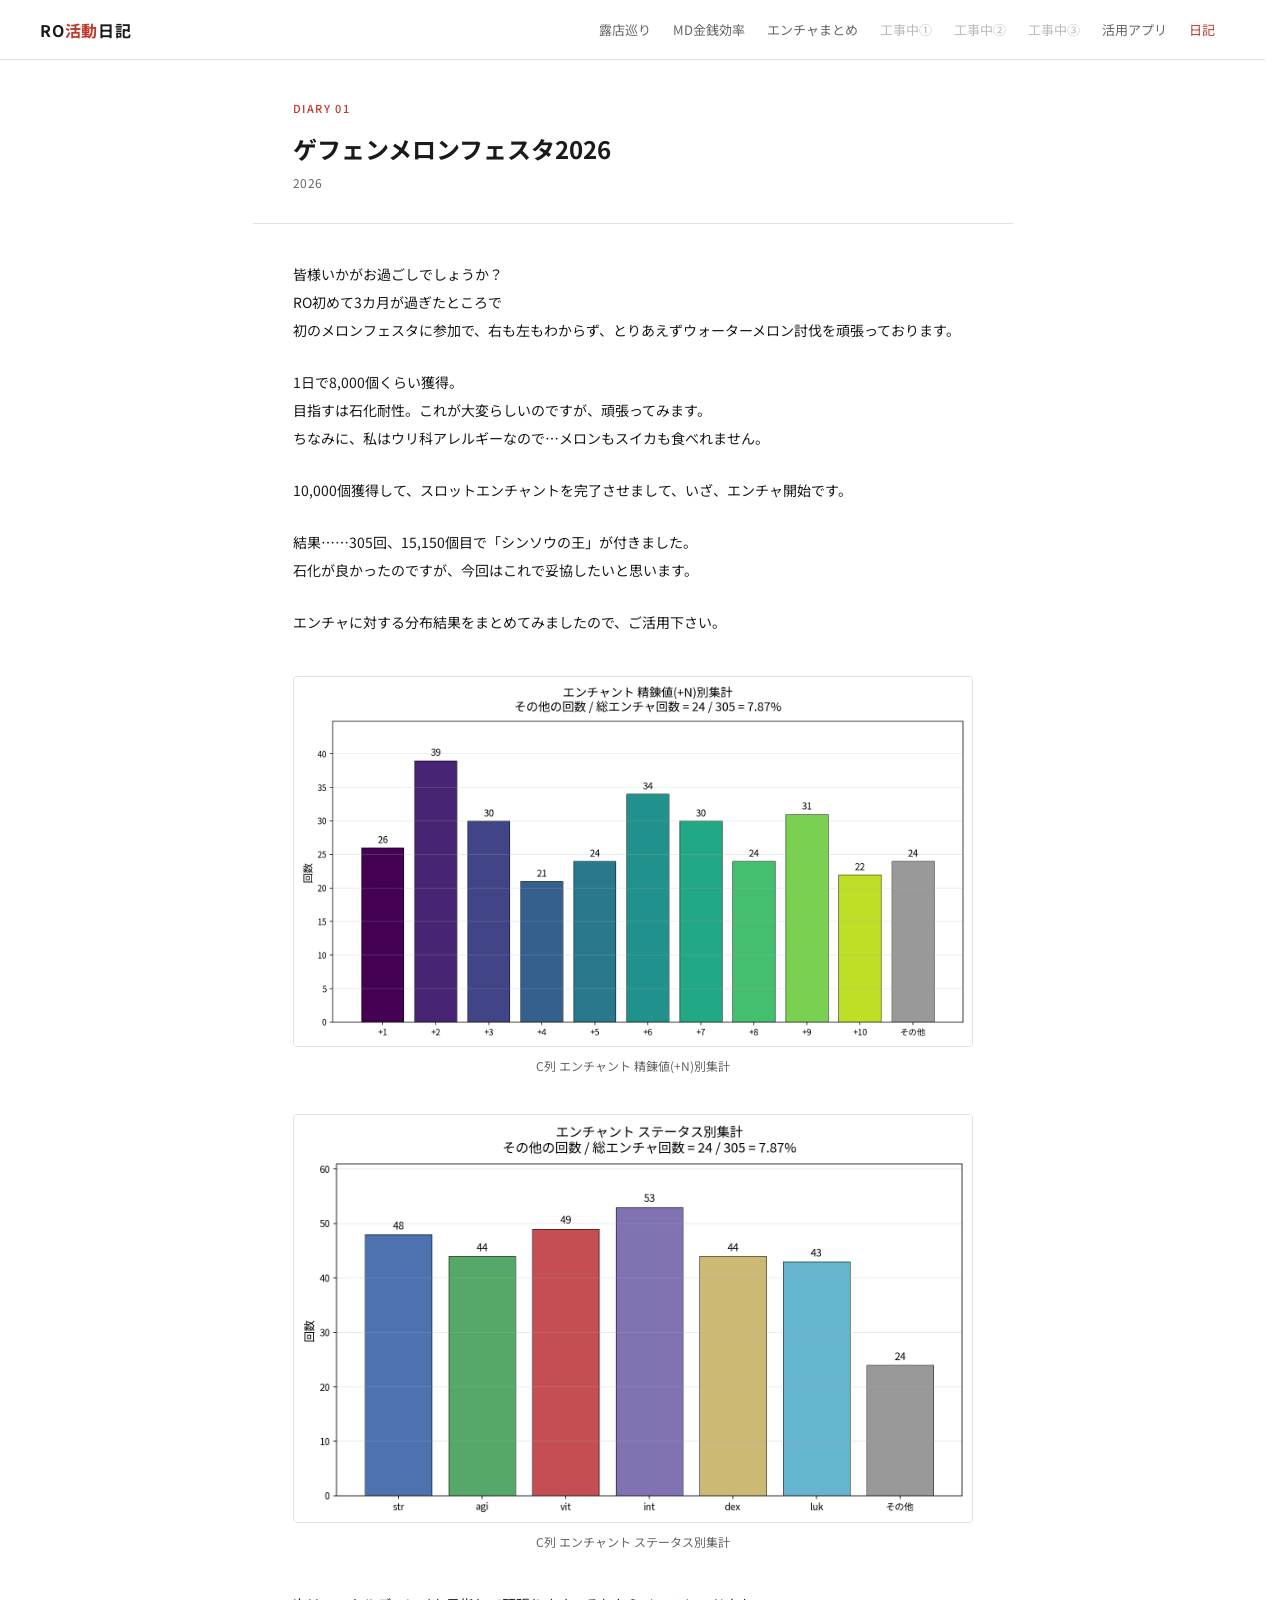
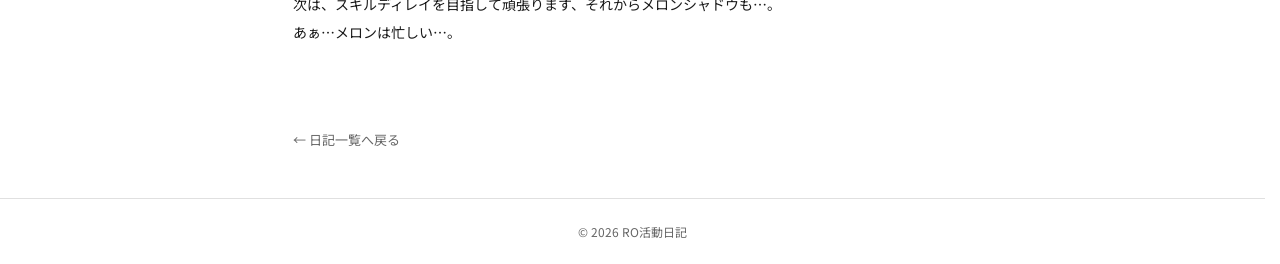
<file: diary/diary-01.html>
<!DOCTYPE html>
<html lang="ja">
<head>
  <meta charset="UTF-8">
  <meta name="viewport" content="width=device-width, initial-scale=1.0">
  <title>ゲフェンメロンフェスタ2026 - RO活動日記</title>
  <link href="https://fonts.googleapis.com/css2?family=Noto+Sans+JP:wght@300;400;500;700&display=swap" rel="stylesheet">
  <link rel="stylesheet" href="../style.css">
  <style>
    .page-hero { padding: 40px 40px 32px; max-width: 760px; margin: 0 auto; border-bottom: 1px solid var(--border); }
    .page-hero h1 { font-size: 24px; font-weight: 700; margin-bottom: 8px; line-height: 1.4; }
    .page-hero .meta { font-size: 12px; color: var(--text-light); letter-spacing: 0.05em; }

    .article { max-width: 760px; margin: 0 auto; padding: 36px 40px 56px; }
    .article p { font-size: 14px; line-height: 2; color: var(--text); margin-bottom: 24px; }

    .chart-block { margin: 40px 0; }
    .chart-block figure { margin: 0; }
    .chart-block img {
      width: 100%; height: auto; display: block;
      border: 1px solid var(--border); border-radius: 4px;
    }
    .chart-block figcaption {
      font-size: 12px; color: var(--text-light); margin-top: 10px; text-align: center;
    }

    .back-link {
      max-width: 760px; margin: 0 auto; padding: 0 40px 48px;
    }
    .back-link a {
      font-size: 13px; color: var(--text-light); text-decoration: none;
      display: inline-flex; align-items: center; gap: 6px; transition: color 0.15s;
    }
    .back-link a:hover { color: var(--accent); }

    @media (max-width: 768px) {
      .page-hero { padding: 24px 20px; }
      .article { padding: 24px 20px 40px; }
      .back-link { padding: 0 20px 40px; }
    }
  </style>
</head>
<body>
  <header>
    <a class="site-title" href="../index.html">RO<span>活動</span>日記</a>
    <nav>
      <a href="../bazaar.html">露店巡り</a>
      <a href="../md-sim.html">MD金銭効率</a>
      <a href="../enchant.html">エンチャまとめ</a>
      <a class="disabled">工事中①</a>
      <a class="disabled">工事中②</a>
      <a class="disabled">工事中③</a>
      <a href="../apps.html">活用アプリ</a>
      <a href="../diary.html" style="color:var(--accent)">日記</a>
    </nav>
  </header>

  <div class="page-hero">
    <div class="hero-tag">Diary 01</div>
    <h1>ゲフェンメロンフェスタ2026</h1>
    <div class="meta">2026</div>
  </div>

  <div class="article">
    <p>
    皆様いかがお過ごしでしょうか？<br>
    RO初めて3カ月が過ぎたところで<br>
    初のメロンフェスタに参加で、右も左もわからず、とりあえずウォーターメロン討伐を頑張っております。</p>

    <p>
    1日で8,000個くらい獲得。<br>
    目指すは石化耐性。これが大変らしいのですが、頑張ってみます。<br>
    ちなみに、私はウリ科アレルギーなので…メロンもスイカも食べれません。</p>

    <p>10,000個獲得して、スロットエンチャントを完了させまして、いざ、エンチャ開始です。</p>

    <p>結果……305回、15,150個目で「シンソウの王」が付きました。<br>
    石化が良かったのですが、今回はこれで妥協したいと思います。</p>

    <p>エンチャに対する分布結果をまとめてみましたので、ご活用下さい。</p>

    <div class="chart-block">
      <figure>
        <img src="../img/k_melon01.png" alt="C列 エンチャント 精錬値(+N)別集計">
        <figcaption>C列 エンチャント 精錬値(+N)別集計</figcaption>
      </figure>
    </div>

    <div class="chart-block">
      <figure>
        <img src="../img/k_melon02.png" alt="C列 エンチャント ステータス別集計">
        <figcaption>C列 エンチャント ステータス別集計</figcaption>
      </figure>
    </div>

    <p>
      次は、スキルディレイを目指して頑張ります、それからメロンシャドウも…。<br>
      あぁ…メロンは忙しい…。</p>
  </div>

  <div class="back-link">
    <a href="../diary.html">← 日記一覧へ戻る</a>
  </div>

  <footer>© 2026 RO活動日記</footer>
</body>
</html>
</file>
<file: style.css>
* {
  margin: 0;
  padding: 0;
  box-sizing: border-box;
}

:root {
  --bg: #ffffff;
  --text: #1a1a1a;
  --text-light: #666666;
  --border: #e0e0e0;
  --accent: #c0392b;
  --accent-light: #f9ecec;
  --card-hover: #fafafa;
}

html {
  /* スクロールバーの有無でページ幅が変わり、右寄せnavがズレるのを防ぐ */
  scrollbar-gutter: stable;
}

body {
  font-family: 'Noto Sans JP', sans-serif;
  background: var(--bg);
  color: var(--text);
  min-height: 100vh;
}

/* ヘッダー */
header {
  border-bottom: 1px solid var(--border);
  padding: 0 40px;
  display: flex;
  align-items: center;
  justify-content: space-between;
  height: 60px;
  position: sticky;
  top: 0;
  background: rgba(255,255,255,0.95);
  backdrop-filter: blur(8px);
  z-index: 100;
  gap: 16px;
}

.site-title {
  font-size: 16px;
  font-weight: 700;
  letter-spacing: 0.05em;
  color: var(--text);
  text-decoration: none;
  white-space: nowrap;
  flex-shrink: 0;
}

.site-title span {
  color: var(--accent);
}

/* ナビゲーション */
nav {
  display: flex;
  flex-wrap: wrap;
  gap: 2px;
  justify-content: flex-end;
}

nav a {
  text-decoration: none;
  color: var(--text-light);
  font-size: 13px;
  padding: 5px 10px;
  border-radius: 4px;
  transition: all 0.15s;
  white-space: nowrap;
}

nav a:hover {
  background: var(--accent-light);
  color: var(--accent);
}

nav a.disabled {
  color: #bbb;
  cursor: default;
  pointer-events: none;
}

/* ヘッダー画像 */
.hero-image {
  width: 100%;
  overflow: hidden;
  background: #c8d8a0;
  /* 幅が950px以上なら160px固定、狭くなったら比率で縮小 */
  height: min(200px, calc(100vw * 200 / 950));
}

.hero-image img {
  width: 100%;
  height: 100%;
  object-fit: cover;
  object-position: left 50%;
  display: block;
}

/* ヒーローテキスト */
.hero {
  padding: 48px 40px 48px;
  max-width: 900px;
  margin: 0 auto;
  border-bottom: 1px solid var(--border);
}

.hero-tag {
  font-size: 11px;
  letter-spacing: 0.15em;
  color: var(--accent);
  text-transform: uppercase;
  margin-bottom: 16px;
  font-weight: 500;
}

.hero h1 {
  font-size: 36px;
  font-weight: 300;
  line-height: 1.3;
  color: var(--text);
  margin-bottom: 16px;
}

.hero h1 strong {
  font-weight: 700;
}

.hero p {
  font-size: 14px;
  color: var(--text-light);
  line-height: 1.8;
}

/* メニューグリッド */
.menu-section {
  max-width: 900px;
  margin: 0 auto;
  padding: 60px 40px;
}

.section-label {
  font-size: 11px;
  letter-spacing: 0.15em;
  color: var(--text-light);
  text-transform: uppercase;
  margin-bottom: 24px;
  font-weight: 500;
}

.menu-grid {
  display: grid;
  grid-template-columns: repeat(4, 1fr);
  gap: 1px;
  background: var(--border);
  border: 1px solid var(--border);
}

.menu-card {
  background: var(--bg);
  padding: 28px 24px;
  text-decoration: none;
  display: block;
  transition: background 0.15s;
  position: relative;
}

.menu-card:hover {
  background: var(--card-hover);
}

.menu-card:hover .card-arrow {
  transform: translateX(4px);
  color: var(--accent);
}

.menu-card.wip {
  pointer-events: none;
}

.card-number {
  font-size: 11px;
  color: var(--text-light);
  margin-bottom: 12px;
  letter-spacing: 0.1em;
  font-weight: 500;
}

.card-title {
  font-size: 14px;
  font-weight: 700;
  color: var(--text);
  margin-bottom: 8px;
  line-height: 1.4;
}

.menu-card.wip .card-title {
  color: #bbb;
}

.card-desc {
  font-size: 12px;
  color: var(--text-light);
  line-height: 1.6;
}

.menu-card.wip .card-desc {
  color: #ccc;
}

.card-arrow {
  position: absolute;
  bottom: 20px;
  right: 20px;
  font-size: 16px;
  color: var(--border);
  transition: all 0.15s;
}

.wip-badge {
  display: inline-block;
  font-size: 10px;
  background: #f0f0f0;
  color: #999;
  padding: 2px 6px;
  border-radius: 2px;
  margin-top: 8px;
  letter-spacing: 0.05em;
}

/* フッター */
footer {
  border-top: 1px solid var(--border);
  padding: 24px 40px;
  text-align: center;
  font-size: 12px;
  color: var(--text-light);
}

/* レスポンシブ */
@media (max-width: 768px) {
  header {
    padding: 10px 16px;
    flex-direction: column;
    height: auto;
    gap: 8px;
    align-items: flex-start;
  }

  nav {
    justify-content: flex-start;
  }

  .hero {
    padding: 32px 20px;
  }

  .hero h1 {
    font-size: 24px;
  }

  .menu-section {
    padding: 40px 20px;
  }

  .menu-grid {
    grid-template-columns: repeat(2, 1fr);
  }
}
</file>
